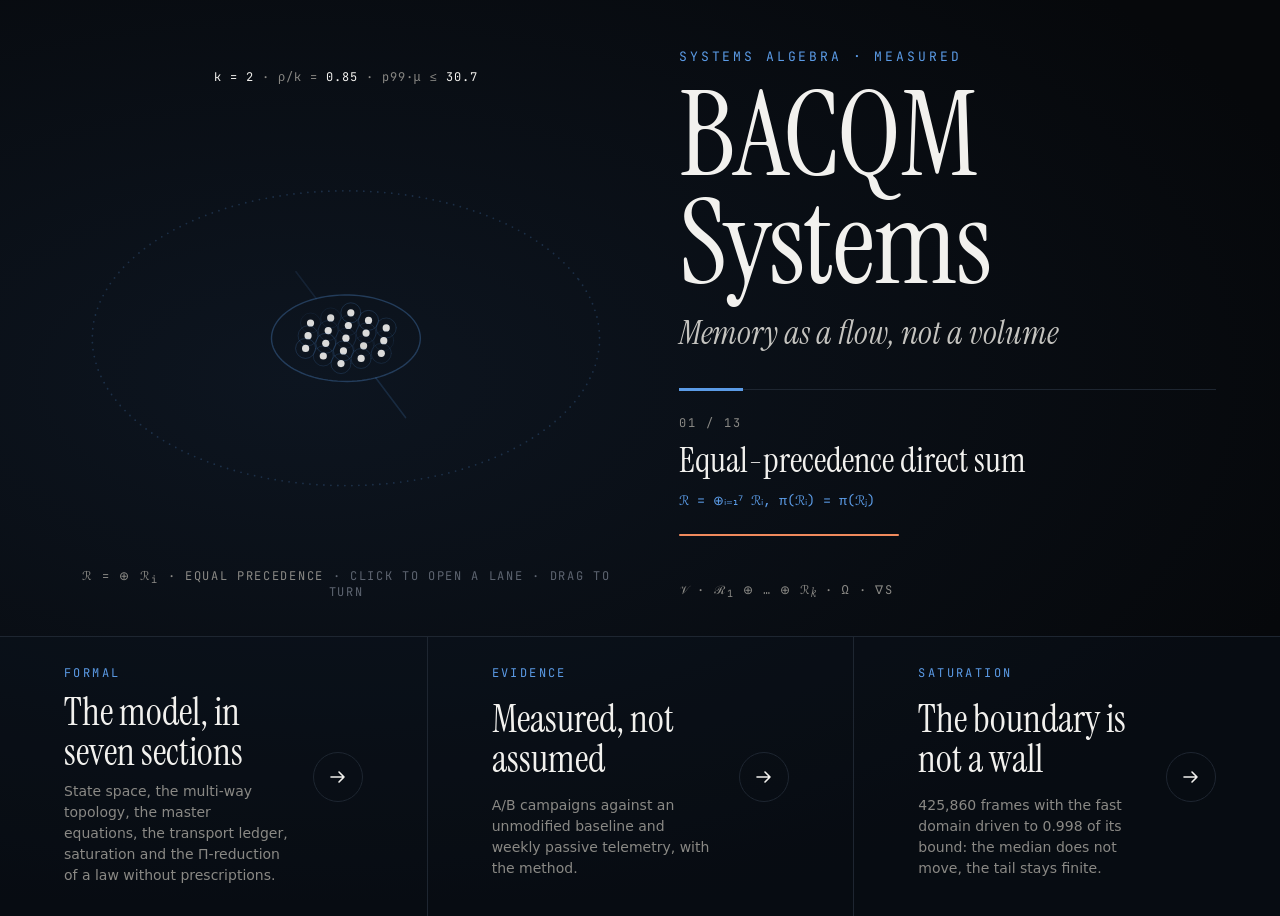
<file: docs/index.html>
<!doctype html>
<html lang="en" data-theme="dark">
<head>
<meta charset="utf-8">
<meta name="viewport" content="width=device-width, initial-scale=1">
<title>BACQM Systems</title>
<meta name="description" content="Scale-invariant memory dynamics: an elastic domain split into equal-precedence collectors, a kernel law without prescriptions of size, an exact transport ledger, and latency bounded at the boundary of the fast domain.">
<meta name="theme-color" content="#06080b">
<link rel="icon" href="media/favicon.svg" type="image/svg+xml">
<meta property="og:type" content="website">
<meta property="og:site_name" content="BACQM Systems">
<meta property="og:title" content="BACQM Systems — scale-invariant memory dynamics">
<meta property="og:description" content="Equal-precedence collectors, a control law with no fixed constants, tail latency bounded by measurement.">
<meta property="og:url" content="https://naype888-cloud.github.io/bacqm-systems/">
<meta property="og:image" content="https://naype888-cloud.github.io/bacqm-systems/media/og.png">
<meta name="twitter:card" content="summary_large_image">
<link rel="preload" href="media/fonts/instrument-serif-latin-400-normal.woff2" as="font" type="font/woff2" crossorigin>
<link rel="stylesheet" href="shared/css/tokens.css">
<link rel="stylesheet" href="shared/css/landing.css?v=20261024">
<script>document.documentElement.classList.add("js")</script>
</head>
<body class="landing">
<main class="stage">
  <section class="hero" aria-labelledby="title">
    <figure class="scene">
      <canvas id="manifold" role="img" aria-label="The fast domain V at the centre; k collectors at equal angles around it; pages leave V in turn, one collector after the next, and drain into the outer dissipative ring."></canvas>
      <p class="readout" id="readout" aria-live="polite"></p>
      <noscript><img class="fallback" src="media/banner.svg" alt=""></noscript>
      <figcaption>ℛ = ⊕ ℛ<sub>i</sub> · equal precedence<span class="hint"> · click to open a lane · drag to turn</span></figcaption>
    </figure>

    <div class="copy">
      <p class="kicker">Systems algebra · measured</p>
      <h1 id="title">BACQM<br>Systems</h1>
      <p class="sub">Memory as a flow, not a volume</p>
      <div class="rule" aria-hidden="true"><span></span></div>

      <ol class="ticker" aria-label="The results">
        <li><a href="formal/#s2"><span class="n">01 / 13</span><span class="name">Equal-precedence direct sum</span><code>ℛ = ⊕ᵢ₌₁⁷ ℛᵢ,  π(ℛᵢ) = π(ℛⱼ)</code></a></li>
        <li><a href="formal/#s2"><span class="n">02 / 13</span><span class="name">Scale invariance</span><code>p99 · μ = ln 100 / (1 − ρ/k)</code></a></li>
        <li><a href="formal/#s6"><span class="n">03 / 13</span><span class="name">Law without prescriptions</span><code>Φ(σ/C_V, ℓᵢ/C_R, ρ/k, P) = 0</code></a></li>
        <li><a href="evidence/#ab"><span class="n">04 / 13</span><span class="name">Tail bound</span><code>p99 · p999 · max: −90 % … −99 %</code></a></li>
        <li><a href="evidence/#ab"><span class="n">05 / 13</span><span class="name">Declared trade-off</span><code>p50: +10.5 % … +13.8 %</code></a></li>
        <li><a href="formal/#s1"><span class="n">06 / 13</span><span class="name">Boundary of the fast domain</span><code>‖σ(t)‖ / C_V ≥ 0.9975</code></a></li>
        <li><a href="evidence/#saturation"><span class="n">07 / 13</span><span class="name">Saturation without divergence</span><code>s ≥ 0.98:  q50 = 1.01 T₀,  q99 = 3.55 T₀</code></a></li>
        <li><a href="formal/#s3"><span class="n">08 / 13</span><span class="name">Asymmetric decoupling</span><code>𝔼[load_host | duty ≥ 0.9] = 0.20</code></a></li>
        <li><a href="evidence/#ledger"><span class="n">09 / 13</span><span class="name">Exact ledger</span><code>R = N + F,   Δ = F↑ = 4 / 1,260</code></a></li>
        <li><a href="formal/#s3"><span class="n">10 / 13</span><span class="name">Closed-loop dissipation</span><code>∂ₜE = P_in − ∇·J_S</code></a></li>
        <li><a href="evidence/#passive"><span class="n">11 / 13</span><span class="name">Non-invasive observation</span><code>2,582 passive samples</code></a></li>
        <li><a href="formal/#s3"><span class="n">12 / 13</span><span class="name">Uncertainty-bounded control</span><code>non-commutative lower bound</code></a></li>
        <li><a href="evidence/#extreme"><span class="n">13 / 13</span><span class="name">Extreme allocation invariance</span><code>p50 ∈ [1, 12] µs @ load = 9.25,  p_swpout → 0</code></a></li>
      </ol>
      <div class="progress" aria-hidden="true"><span></span></div>

      <p class="spaces">𝒱 · ℛ<sub>1</sub> ⊕ … ⊕ ℛ<sub><span class="v">k</span></sub> · Ω · ∇S</p>
    </div>
  </section>

  <nav class="doors" aria-label="Choose a version">
    <a class="door" href="formal/">
      <span class="k">Formal</span>
      <span class="t">The model, in seven sections</span>
      <span class="d">State space, the multi-way topology, the master equations, the transport ledger, saturation and the Π-reduction of a law without prescriptions.</span>
      <span class="go" aria-hidden="true"></span>
    </a>
    <a class="door" href="evidence/">
      <span class="k">Evidence</span>
      <span class="t">Measured, not assumed</span>
      <span class="d">A/B campaigns against an unmodified baseline and weekly passive telemetry, with the method.</span>
      <span class="go" aria-hidden="true"></span>
    </a>
    <a class="door" href="evidence/#saturation">
      <span class="k">Saturation</span>
      <span class="t">The boundary is not a wall</span>
      <span class="d">425,860 frames with the fast domain driven to 0.998 of its bound: the median does not move, the tail stays finite.</span>
      <span class="go" aria-hidden="true"></span>
    </a>
  </nav>
</main>
<script src="shared/js/manifold.js?v=20261024" defer></script>
</body>
</html>
</file>
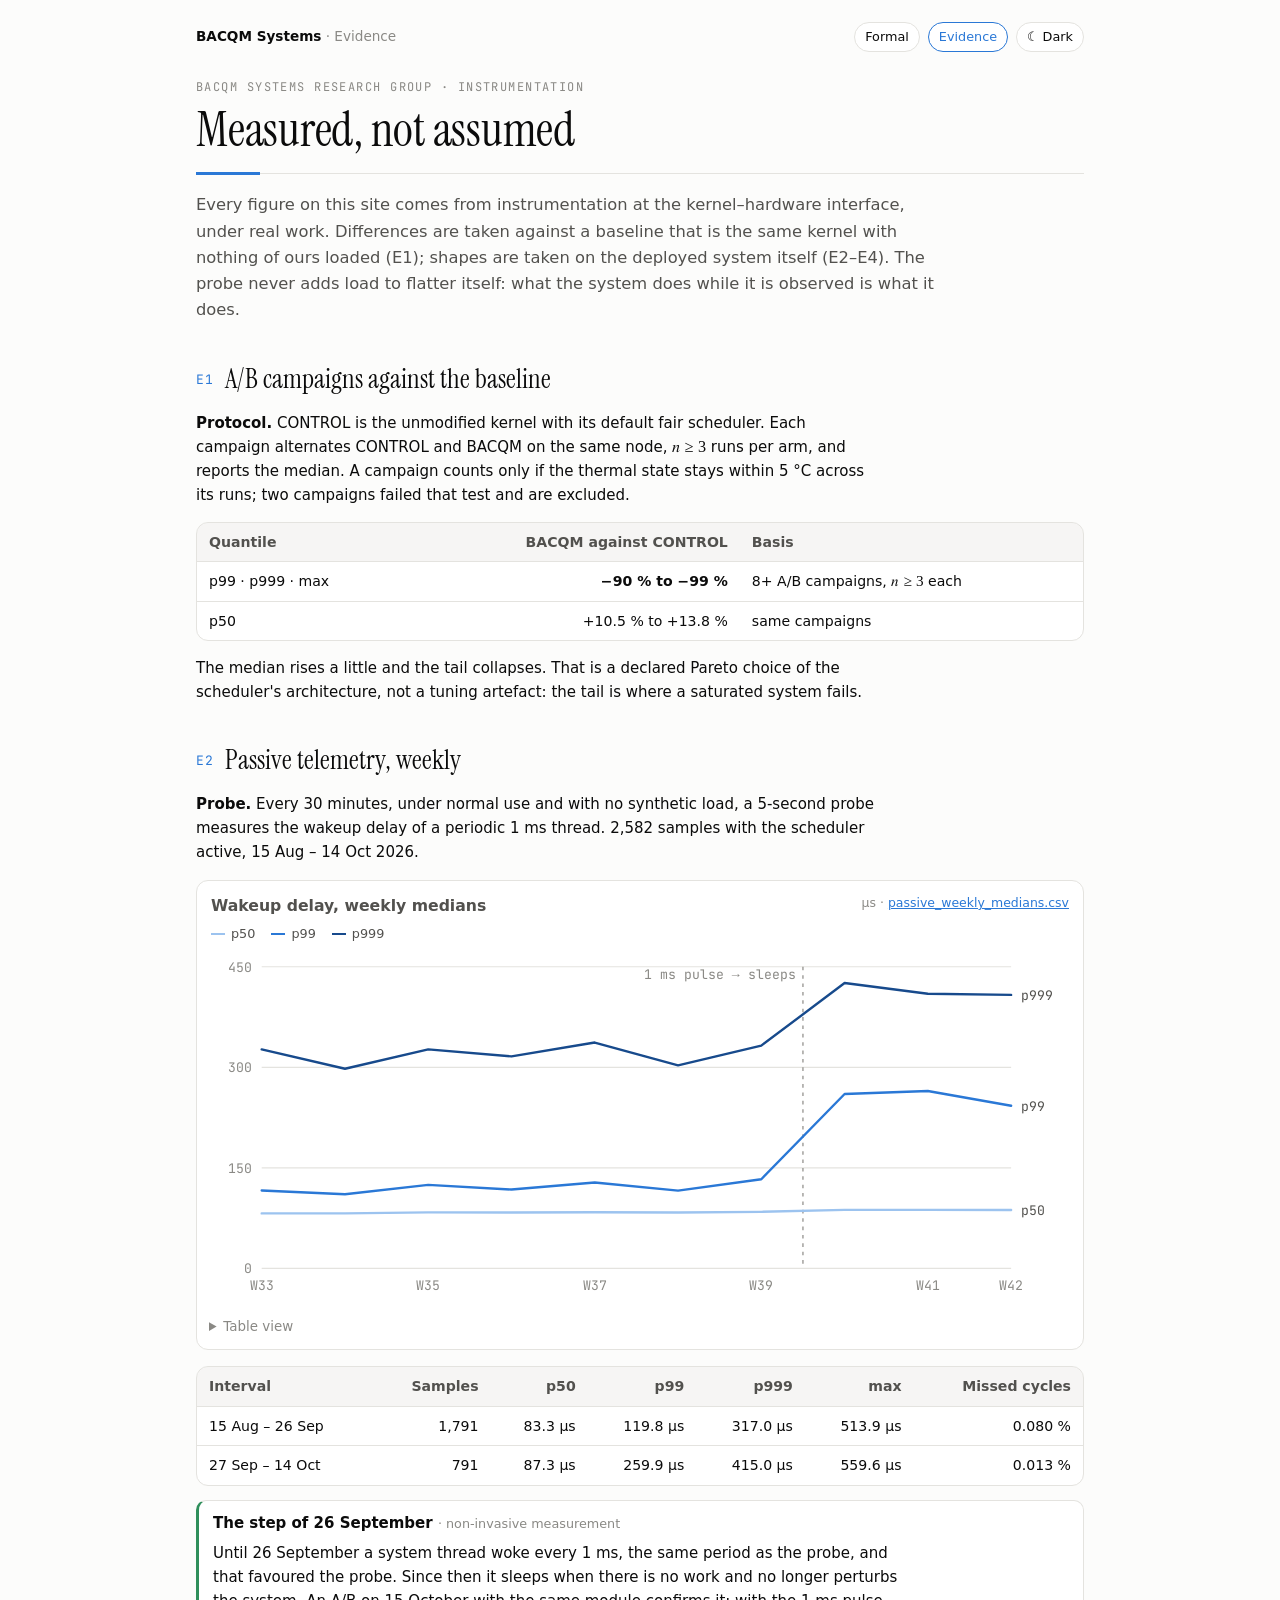
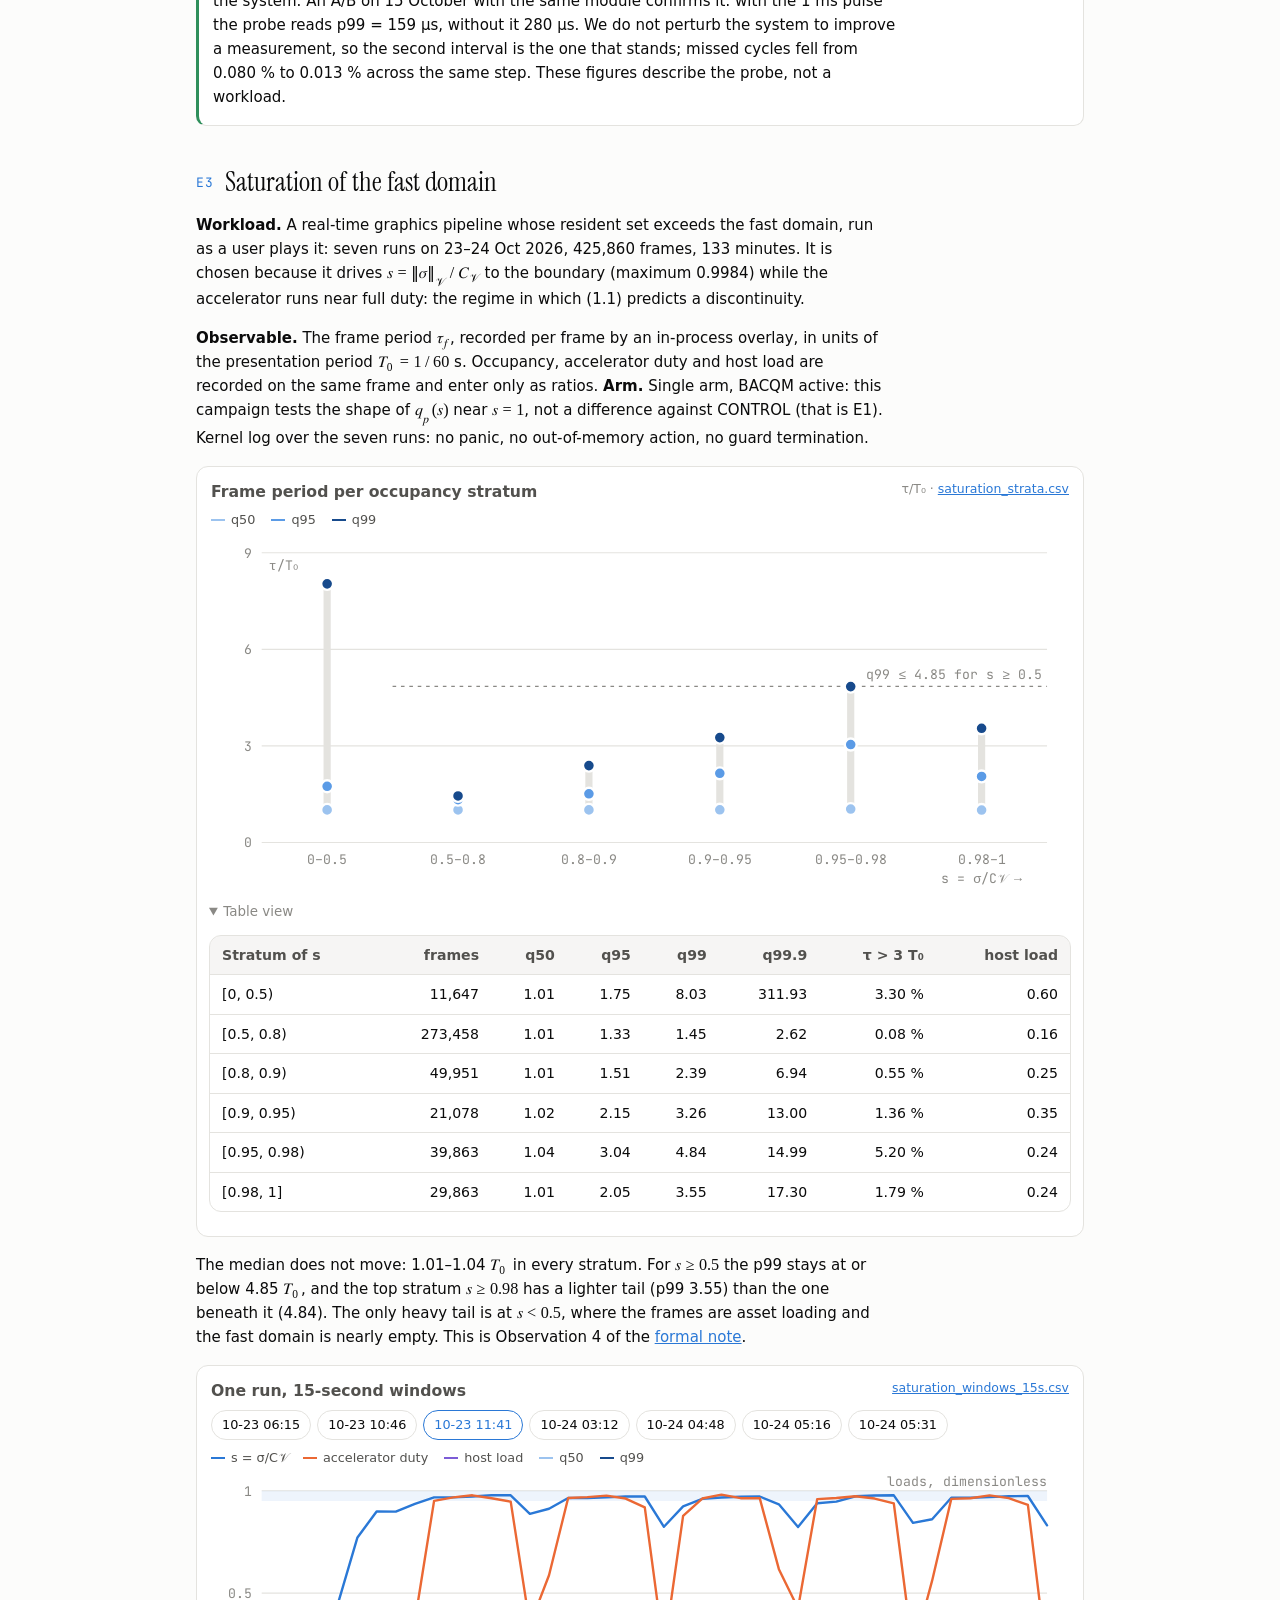
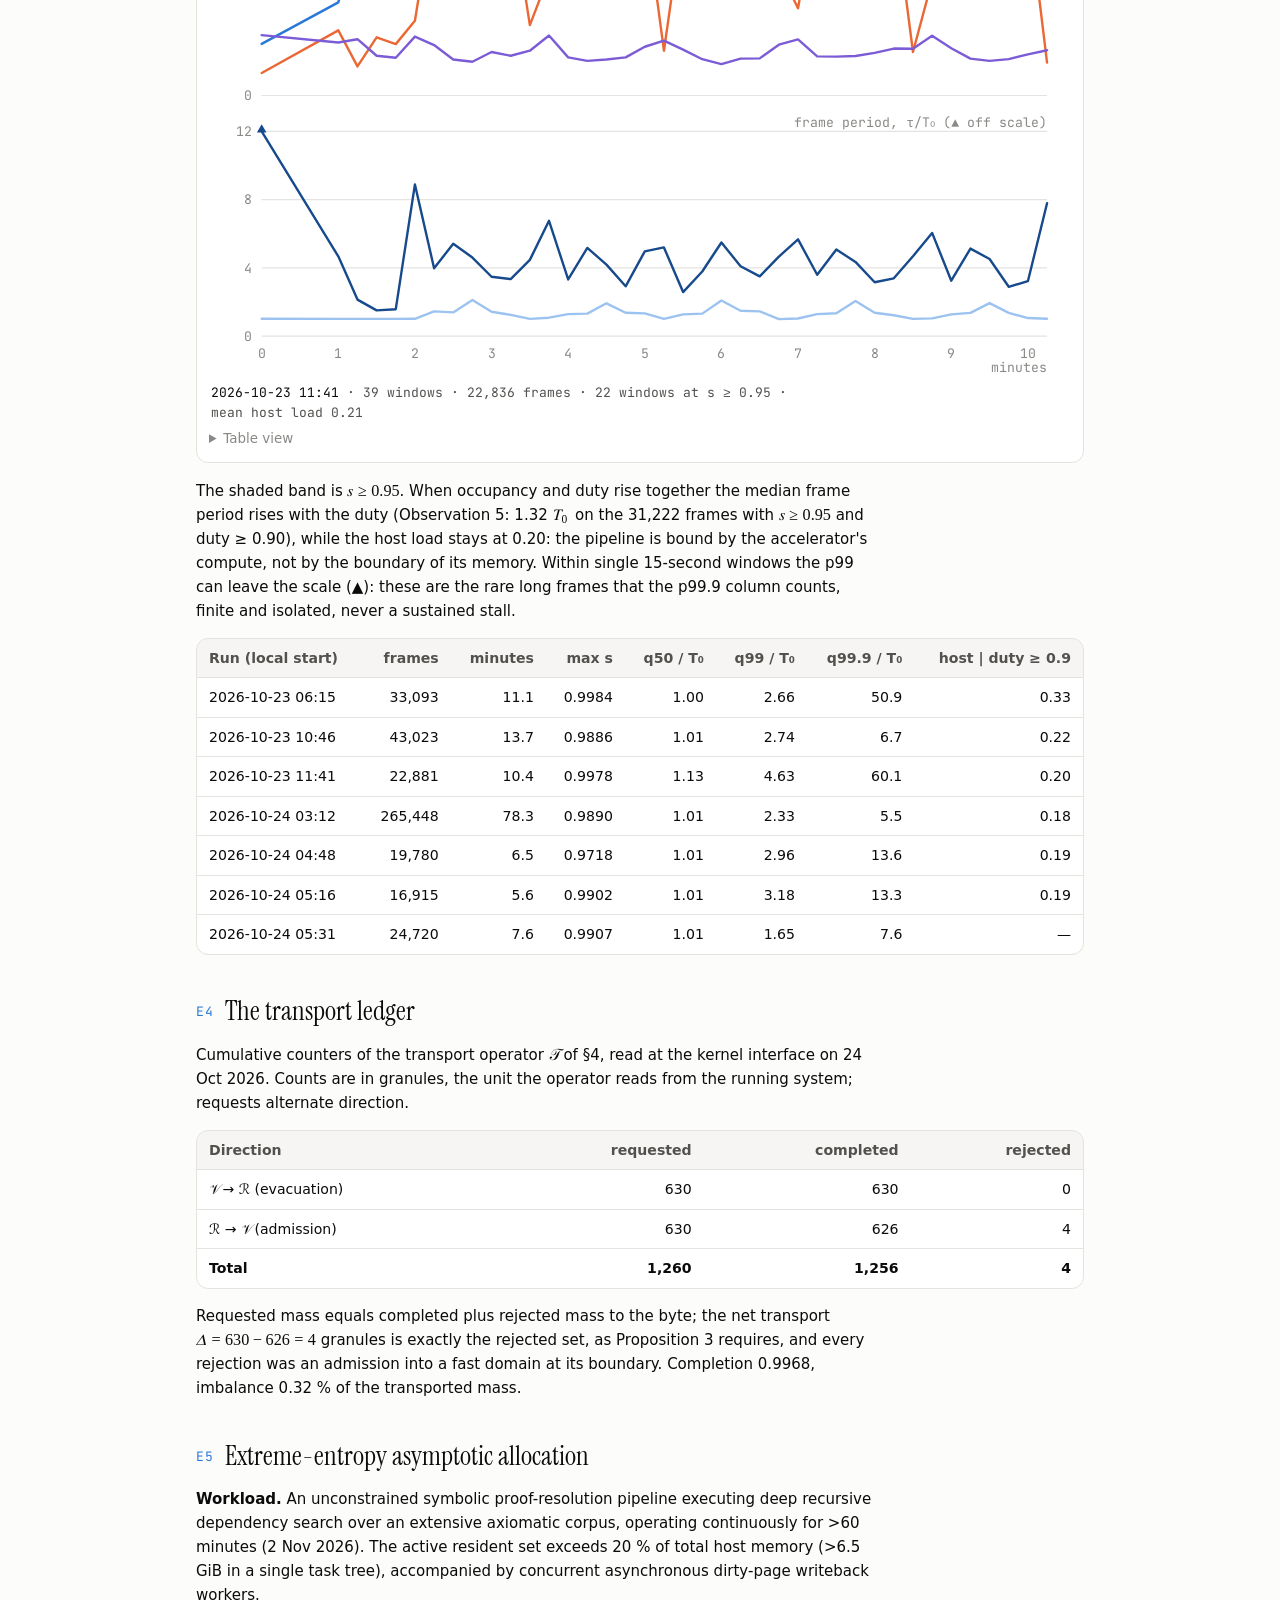
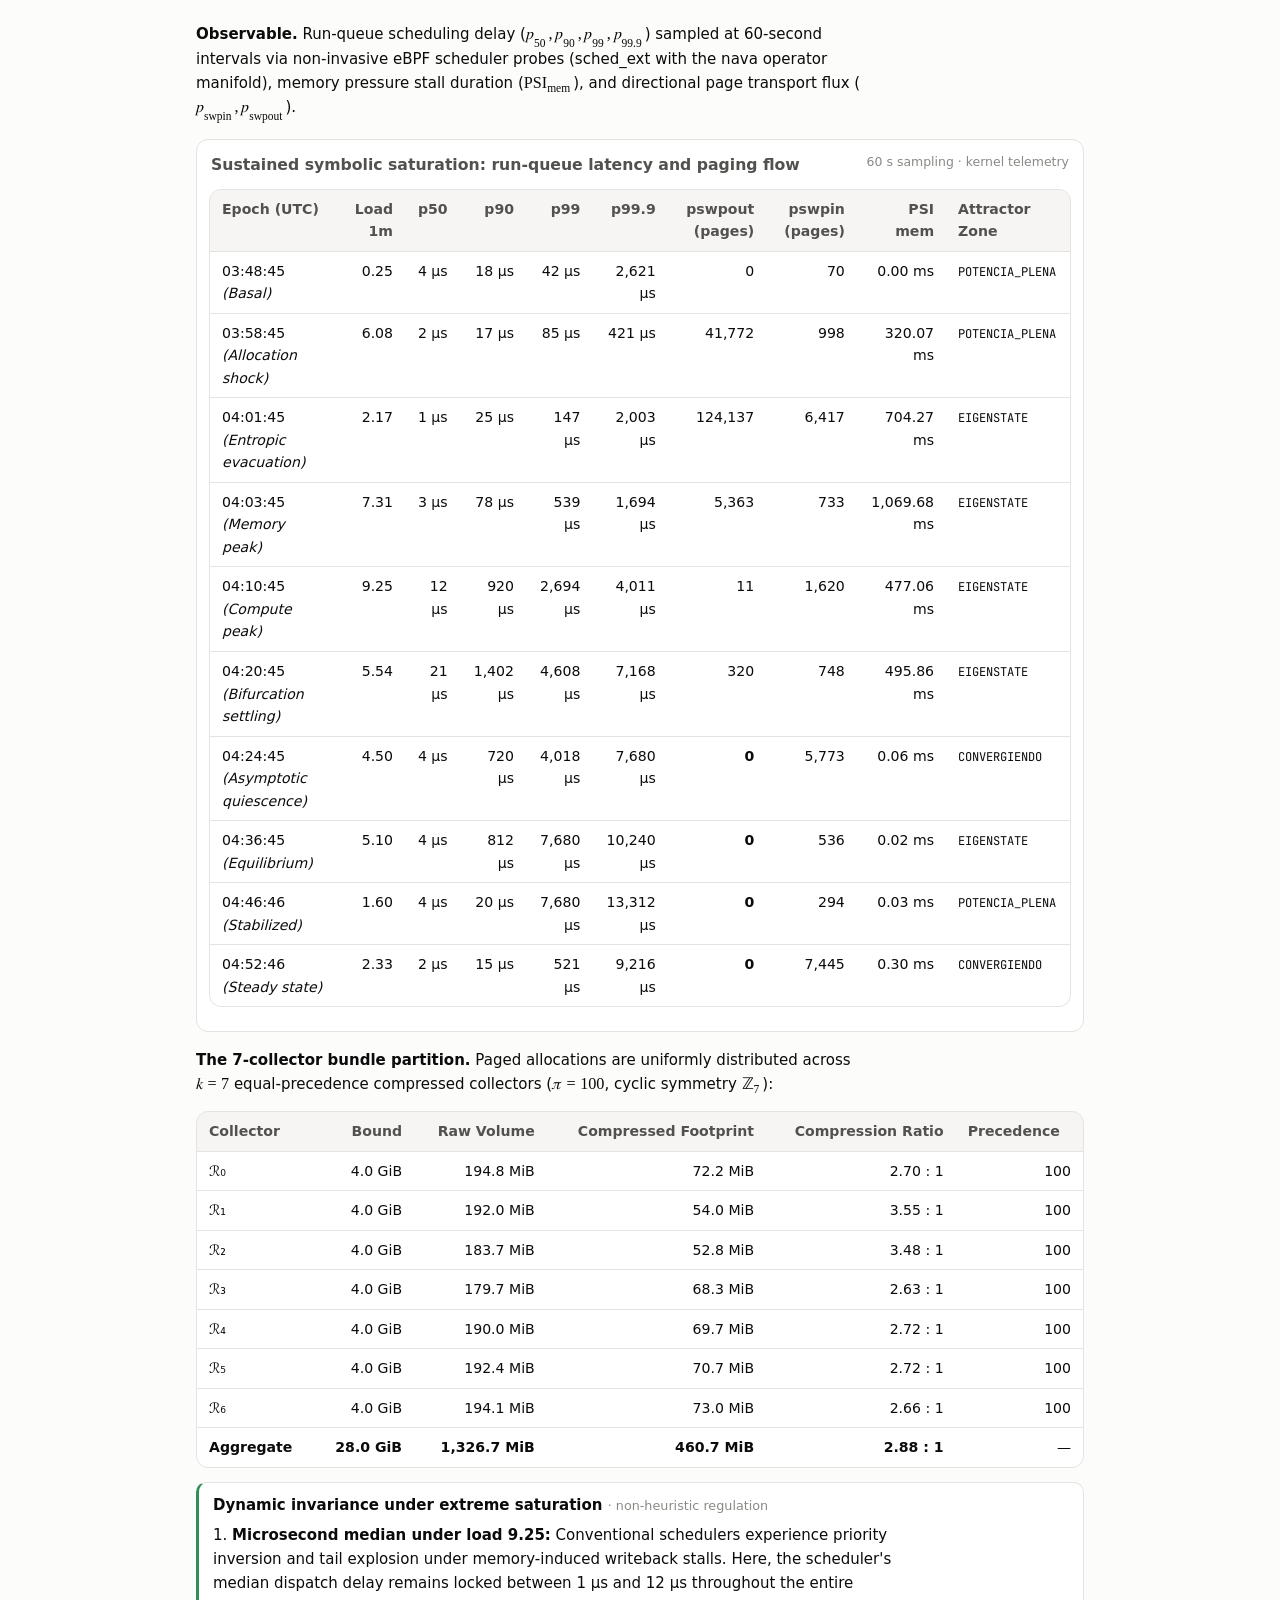
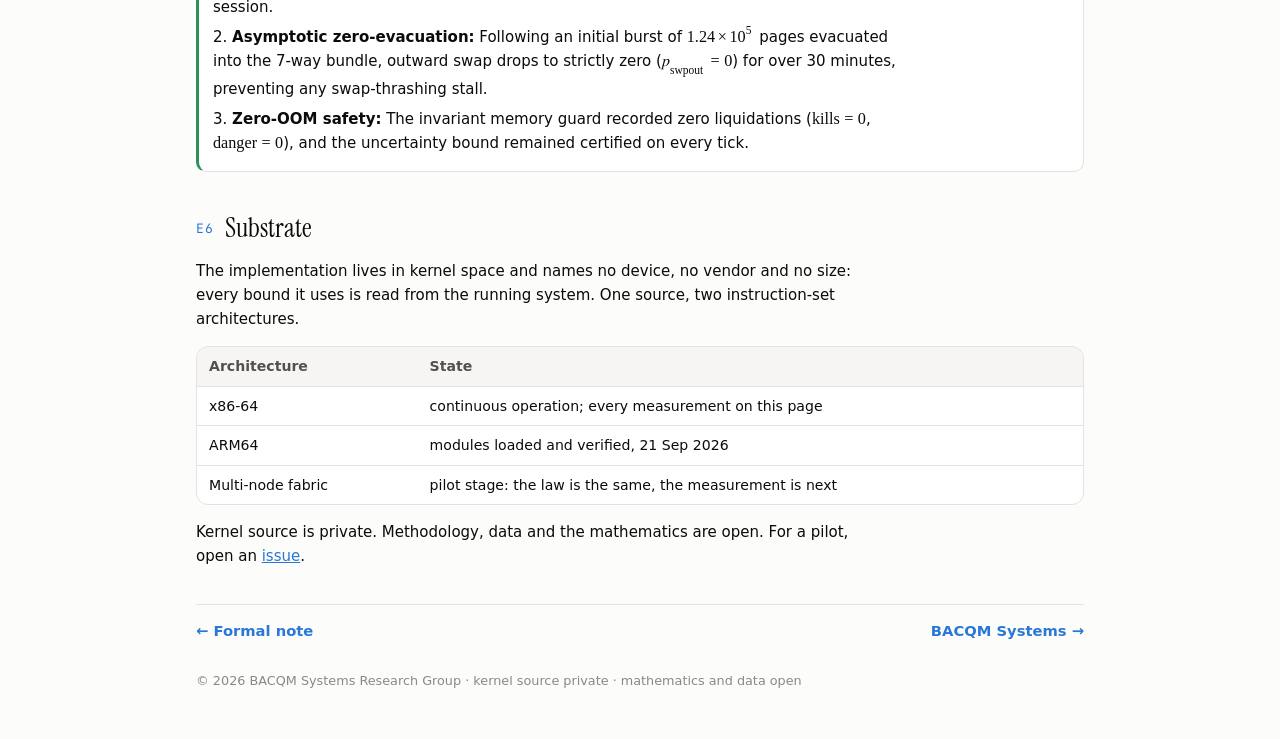
<file: docs/evidence/index.html>
<!doctype html>
<html lang="en">
<head>
<meta charset="utf-8">
<meta name="viewport" content="width=device-width, initial-scale=1">
<title>Evidence — BACQM Systems</title>
<meta name="description" content="A/B campaigns against an unmodified baseline, weekly passive telemetry, saturation of the fast domain over 425,860 frames and the transport ledger, with the method.">
<link rel="icon" href="../media/favicon.svg" type="image/svg+xml">
<meta property="og:type" content="article">
<meta property="og:site_name" content="BACQM Systems">
<meta property="og:title" content="Evidence — measured, not assumed">
<meta property="og:description" content="A/B campaigns against an unmodified baseline and weekly passive telemetry, with the method.">
<meta property="og:url" content="https://naype888-cloud.github.io/bacqm-systems/evidence/">
<meta property="og:image" content="https://naype888-cloud.github.io/bacqm-systems/media/og.png">
<script src="../shared/js/theme.js?v=20261024" data-toggle></script>
<link rel="stylesheet" href="../shared/css/page.css?v=20261024">
</head>
<body>
<main>
  <nav class="navbar" aria-label="Site">
    <a class="brand" href="../">BACQM Systems<span class="sect"> · Evidence</span></a>
    <a class="pill" href="../formal/">Formal</a>
    <a class="pill" href="./" aria-current="page">Evidence</a>
    <button class="pill" id="theme" type="button">☀ Light</button>
  </nav>

  <p class="series">BACQM Systems Research Group · Instrumentation</p>
  <h1>Measured, not assumed</h1>
  <div class="rule" aria-hidden="true"></div>
  <p class="lead">Every figure on this site comes from instrumentation at the kernel–hardware interface, under real
  work. Differences are taken against a baseline that is the same kernel with nothing of ours loaded (E1); shapes are taken
  on the deployed system itself (E2–E4). The probe never adds load to flatter
  itself: what the system does while it is observed is what it does.</p>

  <!-- ===================================================================== -->
  <h2 id="ab"><span class="no">E1</span>A/B campaigns against the baseline</h2>
  <p><b>Protocol.</b> CONTROL is the unmodified kernel with its default fair scheduler. Each campaign alternates
  CONTROL and BACQM on the same node, <math><mi>n</mi><mo>≥</mo><mn>3</mn></math> runs per arm, and reports the median. A campaign counts only if the
  thermal state stays within 5 °C across its runs; two campaigns failed that test and are excluded.</p>
  <div class="tw">
    <table>
      <thead><tr><th>Quantile</th><th class="num">BACQM against CONTROL</th><th>Basis</th></tr></thead>
      <tbody>
        <tr><td>p99 · p999 · max</td><td class="num"><b>−90 % to −99 %</b></td><td>8+ A/B campaigns, <math><mi>n</mi><mo>≥</mo><mn>3</mn></math> each</td></tr>
        <tr><td>p50</td><td class="num">+10.5 % to +13.8 %</td><td>same campaigns</td></tr>
      </tbody>
    </table>
  </div>
  <p>The median rises a little and the tail collapses. That is a declared Pareto choice of the scheduler's
  architecture, not a tuning artefact: the tail is where a saturated system fails.</p>

  <!-- ===================================================================== -->
  <h2 id="passive"><span class="no">E2</span>Passive telemetry, weekly</h2>
  <p><b>Probe.</b> Every 30 minutes, under normal use and with no synthetic load, a 5-second probe measures the wakeup
  delay of a periodic 1 ms thread. 2,582 samples with the scheduler active, 15 Aug – 14 Oct 2026.</p>

  <div class="card">
    <div class="head"><h3>Wakeup delay, weekly medians</h3><span class="src">µs · <a href="https://github.com/naype888-cloud/bacqm-systems/blob/main/data/passive_weekly_medians.csv">passive_weekly_medians.csv</a></span></div>
    <div class="legend"><span><i style="background:var(--s1)"></i>p50</span><span><i style="background:var(--s3)"></i>p99</span><span><i style="background:var(--s4)"></i>p999</span></div>
    <div class="chart" id="passiveChart"></div>
    <details class="data"><summary>Table view</summary>
      <div class="tw"><table id="passiveTable">
        <thead><tr><th>ISO week</th><th class="num">samples</th><th class="num">p50</th><th class="num">p99</th><th class="num">p999</th><th class="num">max</th><th class="num">missed</th></tr></thead>
        <tbody></tbody></table></div>
    </details>
  </div>

  <div class="tw">
    <table>
      <thead><tr><th>Interval</th><th class="num">Samples</th><th class="num">p50</th><th class="num">p99</th><th class="num">p999</th><th class="num">max</th><th class="num">Missed cycles</th></tr></thead>
      <tbody>
        <tr><td>15 Aug – 26 Sep</td><td class="num">1,791</td><td class="num">83.3 µs</td><td class="num">119.8 µs</td><td class="num">317.0 µs</td><td class="num">513.9 µs</td><td class="num">0.080 %</td></tr>
        <tr><td>27 Sep – 14 Oct</td><td class="num">791</td><td class="num">87.3 µs</td><td class="num">259.9 µs</td><td class="num">415.0 µs</td><td class="num">559.6 µs</td><td class="num">0.013 %</td></tr>
      </tbody>
    </table>
  </div>

  <div class="prop">
    <div class="h">The step of 26 September <span>· non-invasive measurement</span></div>
    <p>Until 26 September a system thread woke every 1 ms, the same period as the probe, and that favoured the probe.
    Since then it sleeps when there is no work and no longer perturbs the system. An A/B on 15 October with the same
    module confirms it: with the 1 ms pulse the probe reads p99 = 159 µs, without it 280 µs. We do not perturb the
    system to improve a measurement, so the second interval is the one that stands; missed cycles fell from 0.080 %
    to 0.013 % across the same step. These figures describe the probe, not a workload.</p>
  </div>

  <!-- ===================================================================== -->
  <h2 id="saturation"><span class="no">E3</span>Saturation of the fast domain</h2>
  <p><b>Workload.</b> A real-time graphics pipeline whose resident set exceeds the fast domain, run as a user plays it: seven
  runs on 23–24 Oct 2026, 425,860 frames, 133 minutes. It is chosen because it drives
  <math><mi>s</mi><mo>=</mo><msub><mrow><mo>‖</mo><mi>σ</mi><mo>‖</mo></mrow><mi>𝒱</mi></msub><mo>/</mo><msub><mi>C</mi><mi>𝒱</mi></msub></math> to the boundary
  (maximum 0.9984) while the accelerator runs near full duty: the regime in which (1.1) predicts a discontinuity.</p>
  <p><b>Observable.</b> The frame period <math><msub><mi>τ</mi><mi>f</mi></msub></math>, recorded per frame by an in-process overlay, in units of the
  presentation period <math><msub><mi>T</mi><mn>0</mn></msub><mo>=</mo><mn>1</mn><mo>/</mo><mn>60</mn></math> s. Occupancy, accelerator duty and host load are recorded on the
  same frame and enter only as ratios. <b>Arm.</b> Single arm, BACQM active: this campaign tests the shape of
  <math><msub><mi>q</mi><mi>p</mi></msub><mo>(</mo><mi>s</mi><mo>)</mo></math> near <math><mi>s</mi><mo>=</mo><mn>1</mn></math>, not a difference against CONTROL (that is E1).
  Kernel log over the seven runs: no panic, no out-of-memory action, no guard termination.</p>

  <div class="card">
    <div class="head"><h3>Frame period per occupancy stratum</h3><span class="src">τ/T₀ · <a href="https://github.com/naype888-cloud/bacqm-systems/blob/main/data/saturation_strata.csv">saturation_strata.csv</a></span></div>
    <div class="legend"><span><i style="background:var(--s1)"></i>q50</span><span><i style="background:var(--s2)"></i>q95</span><span><i style="background:var(--s4)"></i>q99</span></div>
    <div class="chart" id="strataChart"></div>
    <details class="data" open><summary>Table view</summary>
      <div class="tw"><table id="strataTable">
        <thead><tr><th>Stratum of s</th><th class="num">frames</th><th class="num">q50</th><th class="num">q95</th><th class="num">q99</th><th class="num">q99.9</th><th class="num">τ &gt; 3 T₀</th><th class="num">host load</th></tr></thead>
        <tbody></tbody></table></div>
    </details>
  </div>
  <p>The median does not move: 1.01–1.04 <math><msub><mi>T</mi><mn>0</mn></msub></math> in every stratum. For
  <math><mi>s</mi><mo>≥</mo><mn>0.5</mn></math> the p99 stays at or below 4.85 <math><msub><mi>T</mi><mn>0</mn></msub></math>, and the top stratum
  <math><mi>s</mi><mo>≥</mo><mn>0.98</mn></math> has a lighter tail (p99 3.55) than the one beneath it (4.84). The only heavy tail is at
  <math><mi>s</mi><mo>&lt;</mo><mn>0.5</mn></math>, where the frames are asset loading and the fast domain is nearly empty. This is Observation 4 of the
  <a href="../formal/#s5">formal note</a>.</p>

  <div class="card">
    <div class="head"><h3>One run, 15-second windows</h3><span class="src"><a href="https://github.com/naype888-cloud/bacqm-systems/blob/main/data/saturation_windows_15s.csv">saturation_windows_15s.csv</a></span></div>
    <div class="runpick" id="runPick" role="group" aria-label="Choose a run"></div>
    <div class="legend"><span><i style="background:var(--c1)"></i>s = σ/C𝒱</span><span><i style="background:var(--c2)"></i>accelerator duty</span><span><i style="background:var(--c3)"></i>host load</span><span><i style="background:var(--s1)"></i>q50</span><span><i style="background:var(--s4)"></i>q99</span></div>
    <div class="chart" id="runChart"></div>
    <p class="readout" id="runOut" aria-live="polite"></p>
    <details class="data"><summary>Table view</summary>
      <div class="tw"><table id="runTable">
        <thead><tr><th class="num">t (min)</th><th class="num">frames</th><th class="num">s</th><th class="num">duty</th><th class="num">host</th><th class="num">q50 / T₀</th><th class="num">q99 / T₀</th></tr></thead>
        <tbody></tbody></table></div>
    </details>
  </div>
  <p>The shaded band is <math><mi>s</mi><mo>≥</mo><mn>0.95</mn></math>. When occupancy and duty rise together the median frame period rises with the duty
  (Observation 5: 1.32 <math><msub><mi>T</mi><mn>0</mn></msub></math> on the 31,222 frames with <math><mi>s</mi><mo>≥</mo><mn>0.95</mn></math> and duty ≥ 0.90), while the host
  load stays at 0.20: the pipeline is bound by the accelerator's compute, not by the boundary of its memory. Within single
  15-second windows the p99 can leave the scale (▲): these are the rare long frames that the p99.9 column counts, finite and
  isolated, never a sustained stall.</p>

  <div class="tw">
    <table id="sessionTable">
      <thead><tr><th>Run (local start)</th><th class="num">frames</th><th class="num">minutes</th><th class="num">max s</th><th class="num">q50 / T₀</th><th class="num">q99 / T₀</th><th class="num">q99.9 / T₀</th><th class="num">host | duty ≥ 0.9</th></tr></thead>
      <tbody></tbody>
    </table>
  </div>

  <!-- ===================================================================== -->
  <h2 id="ledger"><span class="no">E4</span>The transport ledger</h2>
  <p>Cumulative counters of the transport operator <math><mi>𝒯</mi></math> of §4, read at the kernel interface on 24 Oct 2026. Counts are in
  granules, the unit the operator reads from the running system; requests alternate direction.</p>
  <div class="tw">
    <table>
      <thead><tr><th>Direction</th><th class="num">requested</th><th class="num">completed</th><th class="num">rejected</th></tr></thead>
      <tbody>
        <tr><td>𝒱 → ℛ (evacuation)</td><td class="num">630</td><td class="num">630</td><td class="num">0</td></tr>
        <tr><td>ℛ → 𝒱 (admission)</td><td class="num">630</td><td class="num">626</td><td class="num">4</td></tr>
        <tr><td><b>Total</b></td><td class="num"><b>1,260</b></td><td class="num"><b>1,256</b></td><td class="num"><b>4</b></td></tr>
      </tbody>
    </table>
  </div>
  <p>Requested mass equals completed plus rejected mass to the byte; the net transport
  <math><mi>Δ</mi><mo>=</mo><mn>630</mn><mo>−</mo><mn>626</mn><mo>=</mo><mn>4</mn></math> granules is exactly the rejected set, as Proposition 3 requires, and every rejection
  was an admission into a fast domain at its boundary. Completion 0.9968, imbalance 0.32 % of the transported mass.</p>

  <!-- ===================================================================== -->
  <h2 id="extreme"><span class="no">E5</span>Extreme-entropy asymptotic allocation</h2>
  <p><b>Workload.</b> An unconstrained symbolic proof-resolution pipeline executing deep recursive dependency search over an extensive axiomatic corpus, operating continuously for &gt;60 minutes (2 Nov 2026). The active resident set exceeds 20 % of total host memory (&gt;6.5 GiB in a single task tree), accompanied by concurrent asynchronous dirty-page writeback workers.</p>
  <p><b>Observable.</b> Run-queue scheduling delay (<math><msub><mi>p</mi><mn>50</mn></msub><mo>,</mo><msub><mi>p</mi><mn>90</mn></msub><mo>,</mo><msub><mi>p</mi><mn>99</mn></msub><mo>,</mo><msub><mi>p</mi><mn>99.9</mn></msub></math>) sampled at 60-second intervals via non-invasive eBPF scheduler probes (<span class="mono">sched_ext</span> with the nava operator manifold), memory pressure stall duration (<math><msub><mtext>PSI</mtext><mtext>mem</mtext></msub></math>), and directional page transport flux (<math><msub><mi>p</mi><mtext>swpin</mtext></msub><mo>,</mo><msub><mi>p</mi><mtext>swpout</mtext></msub></math>).</p>

  <div class="card">
    <div class="head"><h3>Sustained symbolic saturation: run-queue latency and paging flow</h3><span class="src">60 s sampling · kernel telemetry</span></div>
    <div class="tw">
      <table>
        <thead>
          <tr>
            <th>Epoch (UTC)</th>
            <th class="num">Load 1m</th>
            <th class="num">p50</th>
            <th class="num">p90</th>
            <th class="num">p99</th>
            <th class="num">p99.9</th>
            <th class="num">pswpout (pages)</th>
            <th class="num">pswpin (pages)</th>
            <th class="num">PSI mem</th>
            <th>Attractor Zone</th>
          </tr>
        </thead>
        <tbody>
          <tr>
            <td>03:48:45 <i>(Basal)</i></td>
            <td class="num">0.25</td>
            <td class="num">4 µs</td>
            <td class="num">18 µs</td>
            <td class="num">42 µs</td>
            <td class="num">2,621 µs</td>
            <td class="num">0</td>
            <td class="num">70</td>
            <td class="num">0.00 ms</td>
            <td><code>POTENCIA_PLENA</code></td>
          </tr>
          <tr>
            <td>03:58:45 <i>(Allocation shock)</i></td>
            <td class="num">6.08</td>
            <td class="num">2 µs</td>
            <td class="num">17 µs</td>
            <td class="num">85 µs</td>
            <td class="num">421 µs</td>
            <td class="num">41,772</td>
            <td class="num">998</td>
            <td class="num">320.07 ms</td>
            <td><code>POTENCIA_PLENA</code></td>
          </tr>
          <tr>
            <td>04:01:45 <i>(Entropic evacuation)</i></td>
            <td class="num">2.17</td>
            <td class="num">1 µs</td>
            <td class="num">25 µs</td>
            <td class="num">147 µs</td>
            <td class="num">2,003 µs</td>
            <td class="num">124,137</td>
            <td class="num">6,417</td>
            <td class="num">704.27 ms</td>
            <td><code>EIGENSTATE</code></td>
          </tr>
          <tr>
            <td>04:03:45 <i>(Memory peak)</i></td>
            <td class="num">7.31</td>
            <td class="num">3 µs</td>
            <td class="num">78 µs</td>
            <td class="num">539 µs</td>
            <td class="num">1,694 µs</td>
            <td class="num">5,363</td>
            <td class="num">733</td>
            <td class="num">1,069.68 ms</td>
            <td><code>EIGENSTATE</code></td>
          </tr>
          <tr>
            <td>04:10:45 <i>(Compute peak)</i></td>
            <td class="num">9.25</td>
            <td class="num">12 µs</td>
            <td class="num">920 µs</td>
            <td class="num">2,694 µs</td>
            <td class="num">4,011 µs</td>
            <td class="num">11</td>
            <td class="num">1,620</td>
            <td class="num">477.06 ms</td>
            <td><code>EIGENSTATE</code></td>
          </tr>
          <tr>
            <td>04:20:45 <i>(Bifurcation settling)</i></td>
            <td class="num">5.54</td>
            <td class="num">21 µs</td>
            <td class="num">1,402 µs</td>
            <td class="num">4,608 µs</td>
            <td class="num">7,168 µs</td>
            <td class="num">320</td>
            <td class="num">748</td>
            <td class="num">495.86 ms</td>
            <td><code>EIGENSTATE</code></td>
          </tr>
          <tr>
            <td>04:24:45 <i>(Asymptotic quiescence)</i></td>
            <td class="num">4.50</td>
            <td class="num">4 µs</td>
            <td class="num">720 µs</td>
            <td class="num">4,018 µs</td>
            <td class="num">7,680 µs</td>
            <td class="num"><b>0</b></td>
            <td class="num">5,773</td>
            <td class="num">0.06 ms</td>
            <td><code>CONVERGIENDO</code></td>
          </tr>
          <tr>
            <td>04:36:45 <i>(Equilibrium)</i></td>
            <td class="num">5.10</td>
            <td class="num">4 µs</td>
            <td class="num">812 µs</td>
            <td class="num">7,680 µs</td>
            <td class="num">10,240 µs</td>
            <td class="num"><b>0</b></td>
            <td class="num">536</td>
            <td class="num">0.02 ms</td>
            <td><code>EIGENSTATE</code></td>
          </tr>
          <tr>
            <td>04:46:46 <i>(Stabilized)</i></td>
            <td class="num">1.60</td>
            <td class="num">4 µs</td>
            <td class="num">20 µs</td>
            <td class="num">7,680 µs</td>
            <td class="num">13,312 µs</td>
            <td class="num"><b>0</b></td>
            <td class="num">294</td>
            <td class="num">0.03 ms</td>
            <td><code>POTENCIA_PLENA</code></td>
          </tr>
          <tr>
            <td>04:52:46 <i>(Steady state)</i></td>
            <td class="num">2.33</td>
            <td class="num">2 µs</td>
            <td class="num">15 µs</td>
            <td class="num">521 µs</td>
            <td class="num">9,216 µs</td>
            <td class="num"><b>0</b></td>
            <td class="num">7,445</td>
            <td class="num">0.30 ms</td>
            <td><code>CONVERGIENDO</code></td>
          </tr>
        </tbody>
      </table>
    </div>
  </div>

  <p><b>The 7-collector bundle partition.</b> Paged allocations are uniformly distributed across <math><mi>k</mi><mo>=</mo><mn>7</mn></math> equal-precedence compressed collectors (<math><mi>π</mi><mo>=</mo><mn>100</mn></math>, cyclic symmetry <math><msub><mi>ℤ</mi><mn>7</mn></msub></math>):</p>
  <div class="tw">
    <table>
      <thead>
        <tr>
          <th>Collector</th>
          <th class="num">Bound</th>
          <th class="num">Raw Volume</th>
          <th class="num">Compressed Footprint</th>
          <th class="num">Compression Ratio</th>
          <th>Precedence</th>
        </tr>
      </thead>
      <tbody>
        <tr><td>ℛ₀</td><td class="num">4.0 GiB</td><td class="num">194.8 MiB</td><td class="num">72.2 MiB</td><td class="num">2.70 : 1</td><td class="num">100</td></tr>
        <tr><td>ℛ₁</td><td class="num">4.0 GiB</td><td class="num">192.0 MiB</td><td class="num">54.0 MiB</td><td class="num">3.55 : 1</td><td class="num">100</td></tr>
        <tr><td>ℛ₂</td><td class="num">4.0 GiB</td><td class="num">183.7 MiB</td><td class="num">52.8 MiB</td><td class="num">3.48 : 1</td><td class="num">100</td></tr>
        <tr><td>ℛ₃</td><td class="num">4.0 GiB</td><td class="num">179.7 MiB</td><td class="num">68.3 MiB</td><td class="num">2.63 : 1</td><td class="num">100</td></tr>
        <tr><td>ℛ₄</td><td class="num">4.0 GiB</td><td class="num">190.0 MiB</td><td class="num">69.7 MiB</td><td class="num">2.72 : 1</td><td class="num">100</td></tr>
        <tr><td>ℛ₅</td><td class="num">4.0 GiB</td><td class="num">192.4 MiB</td><td class="num">70.7 MiB</td><td class="num">2.72 : 1</td><td class="num">100</td></tr>
        <tr><td>ℛ₆</td><td class="num">4.0 GiB</td><td class="num">194.1 MiB</td><td class="num">73.0 MiB</td><td class="num">2.66 : 1</td><td class="num">100</td></tr>
        <tr><td><b>Aggregate</b></td><td class="num"><b>28.0 GiB</b></td><td class="num"><b>1,326.7 MiB</b></td><td class="num"><b>460.7 MiB</b></td><td class="num"><b>2.88 : 1</b></td><td class="num">—</td></tr>
      </tbody>
    </table>
  </div>

  <div class="prop">
    <div class="h">Dynamic invariance under extreme saturation <span>· non-heuristic regulation</span></div>
    <p>1. <b>Microsecond median under load 9.25:</b> Conventional schedulers experience priority inversion and tail explosion under memory-induced writeback stalls. Here, the scheduler's median dispatch delay remains locked between 1 µs and 12 µs throughout the entire session.</p>
    <p>2. <b>Asymptotic zero-evacuation:</b> Following an initial burst of <math><mn>1.24</mn><mo>×</mo><msup><mn>10</mn><mn>5</mn></msup></math> pages evacuated into the 7-way bundle, outward swap drops to strictly zero (<math><msub><mi>p</mi><mtext>swpout</mtext></msub><mo>=</mo><mn>0</mn></math>) for over 30 minutes, preventing any swap-thrashing stall.</p>
    <p>3. <b>Zero-OOM safety:</b> The invariant memory guard recorded zero liquidations (<math><mtext>kills</mtext><mo>=</mo><mn>0</mn></math>, <math><mtext>danger</mtext><mo>=</mo><mn>0</mn></math>), and the uncertainty bound remained certified on every tick.</p>
  </div>

  <!-- ===================================================================== -->
  <h2 id="substrate"><span class="no">E6</span>Substrate</h2>
  <p>The implementation lives in kernel space and names no device, no vendor and no size: every bound it uses is
  read from the running system. One source, two instruction-set architectures.</p>
  <div class="tw">
    <table>
      <thead><tr><th>Architecture</th><th>State</th></tr></thead>
      <tbody>
        <tr><td>x86-64</td><td>continuous operation; every measurement on this page</td></tr>
        <tr><td>ARM64</td><td>modules loaded and verified, 21 Sep 2026</td></tr>
        <tr><td>Multi-node fabric</td><td>pilot stage: the law is the same, the measurement is next</td></tr>
      </tbody>
    </table>
  </div>
  <p>Kernel source is private. Methodology, data and the mathematics are open. For a pilot, open an
  <a href="https://github.com/naype888-cloud/bacqm-systems/issues">issue</a>.</p>

  <nav class="pager" aria-label="Pages">
    <a href="../formal/">← Formal note</a>
    <a href="../">BACQM Systems →</a>
  </nav>
  <footer>© 2026 BACQM Systems Research Group · kernel source private · mathematics and data open</footer>
</main>
<script src="../shared/js/passive.js?v=20261024" defer></script>
<script src="../shared/js/saturation.js?v=20261024" defer></script>
</body>
</html>
</file>
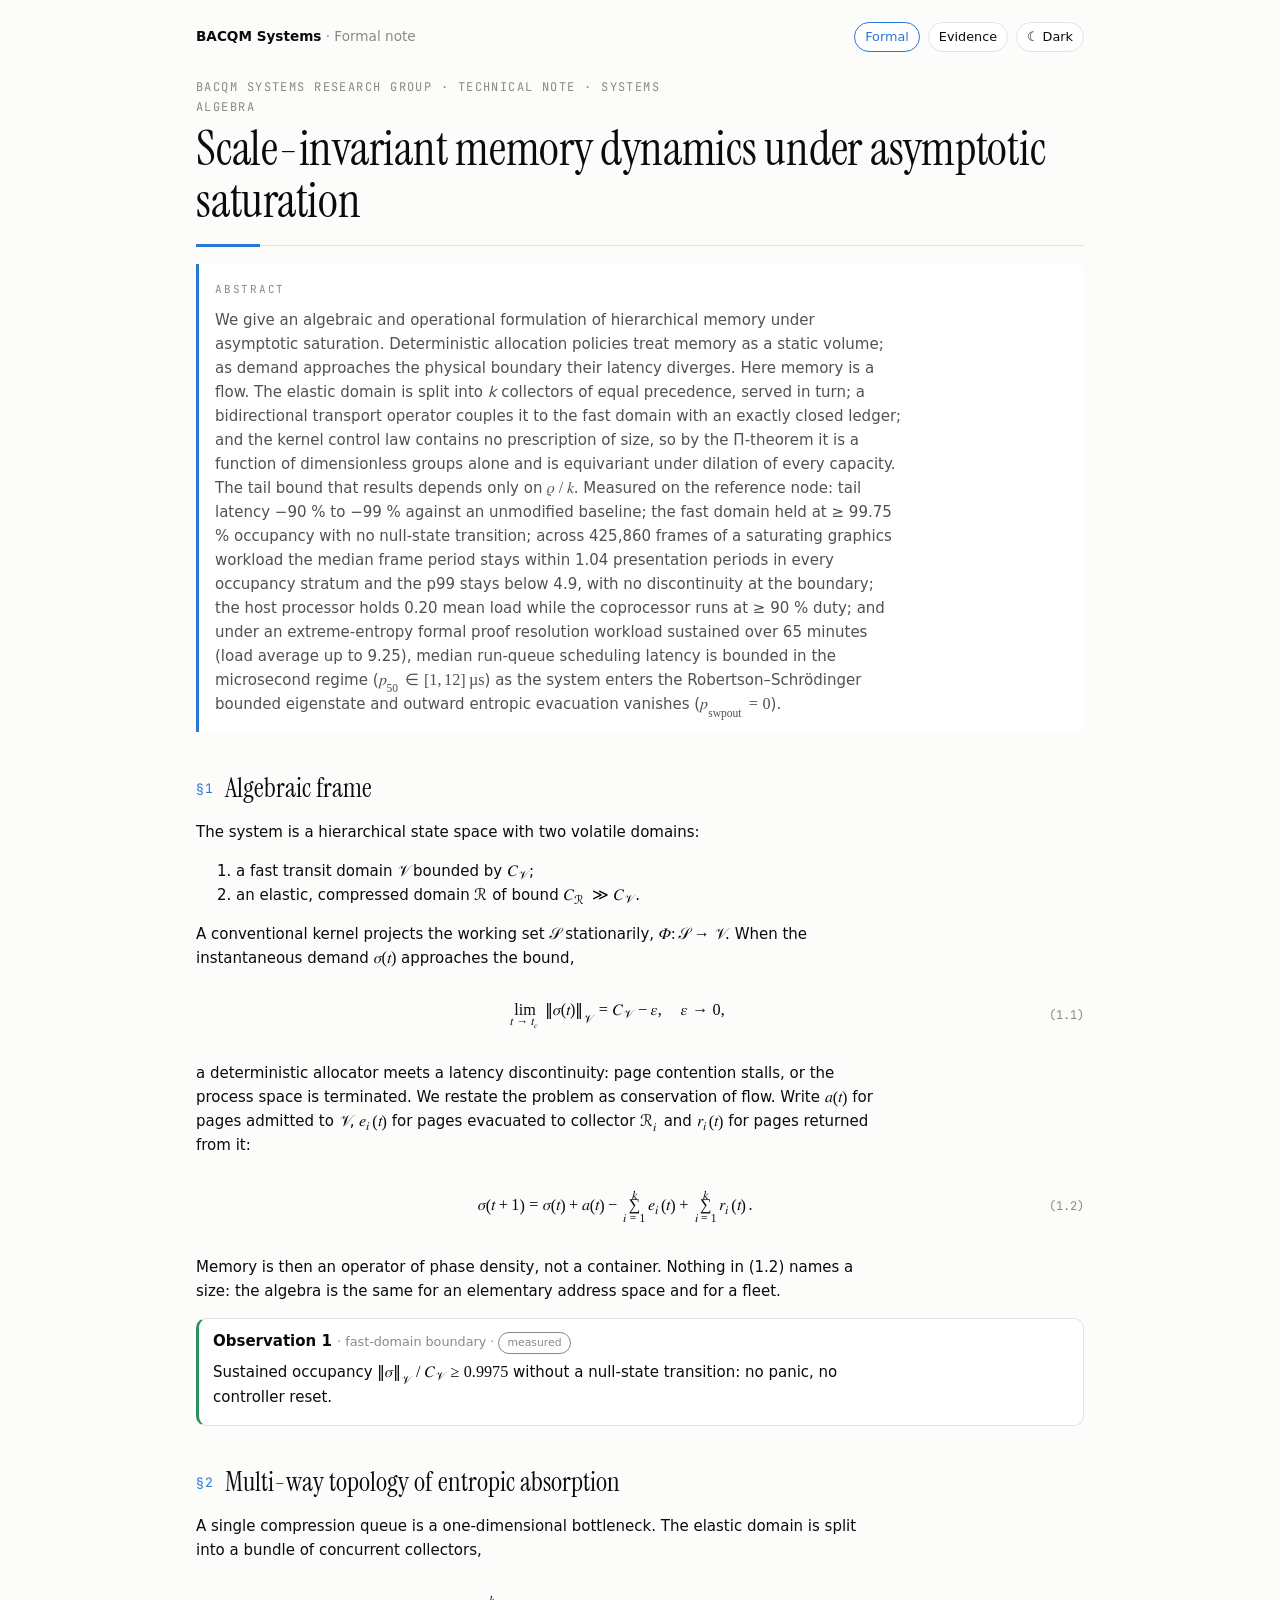
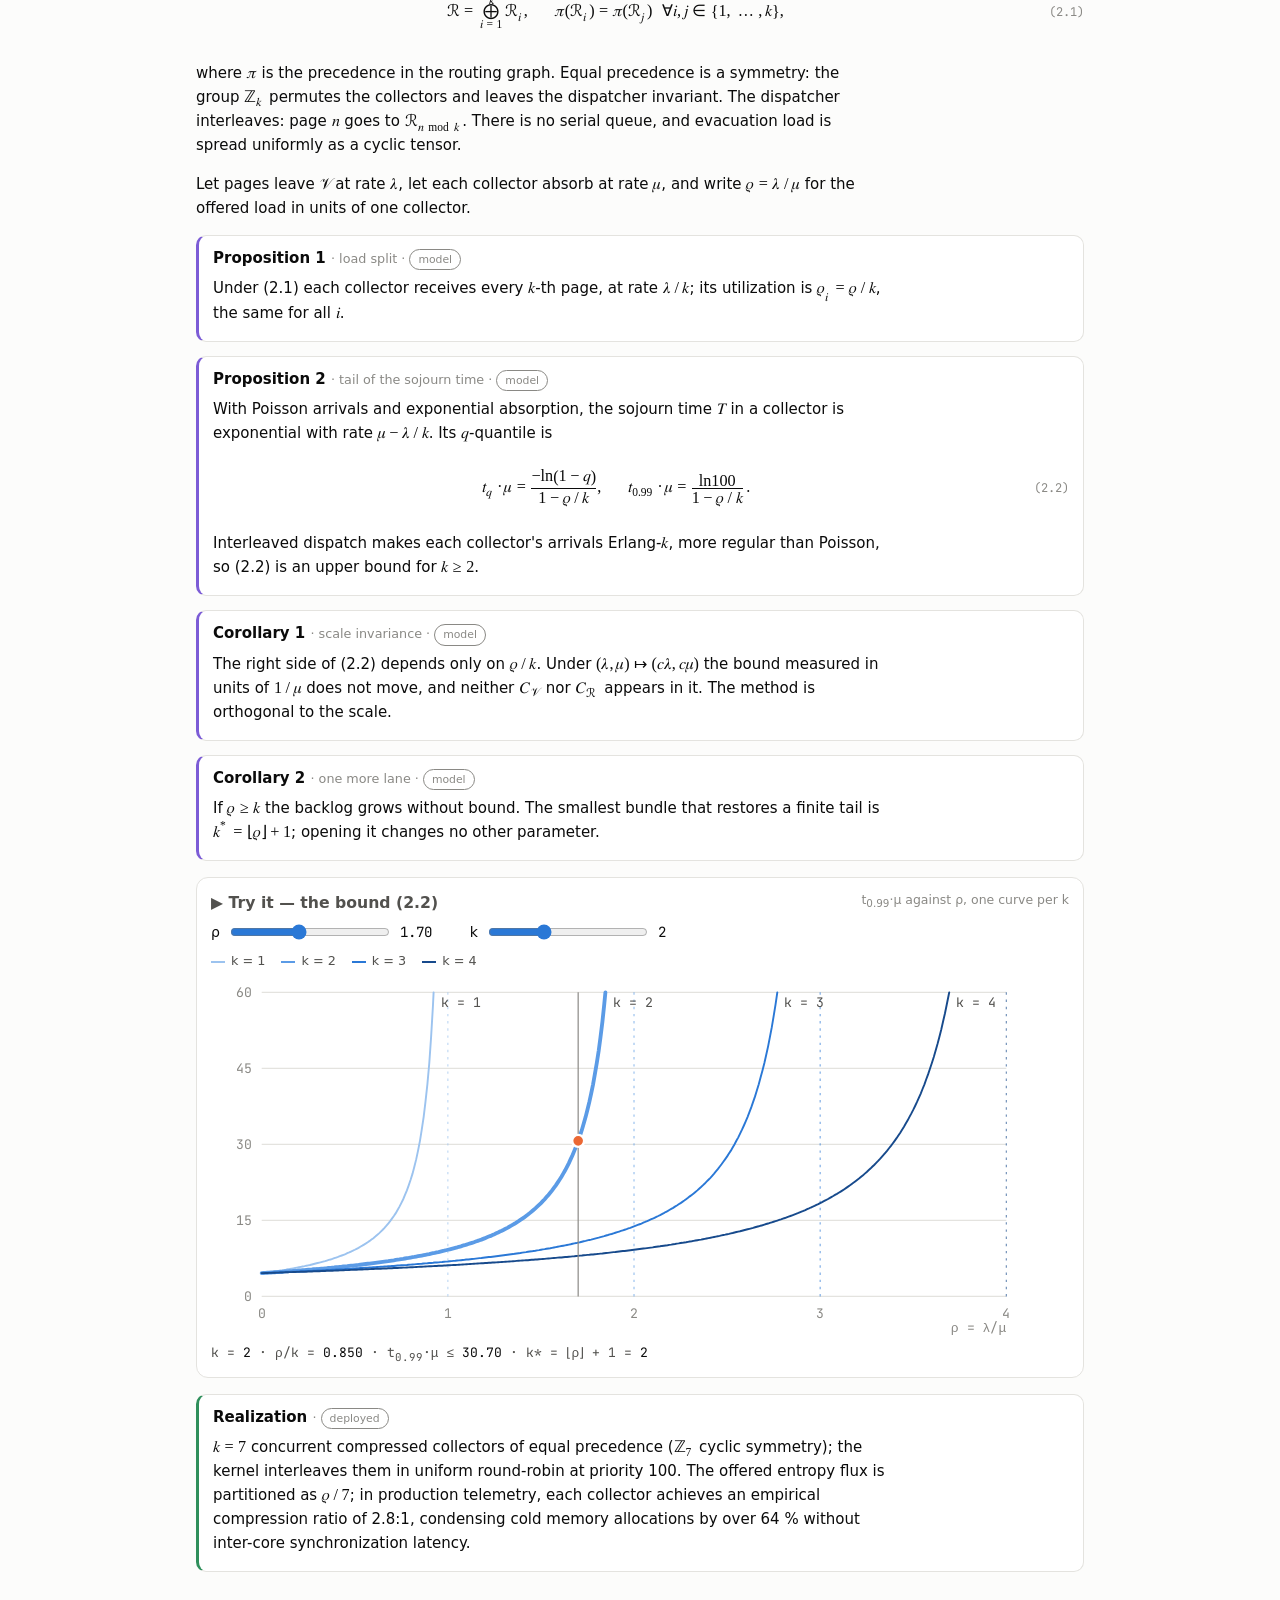
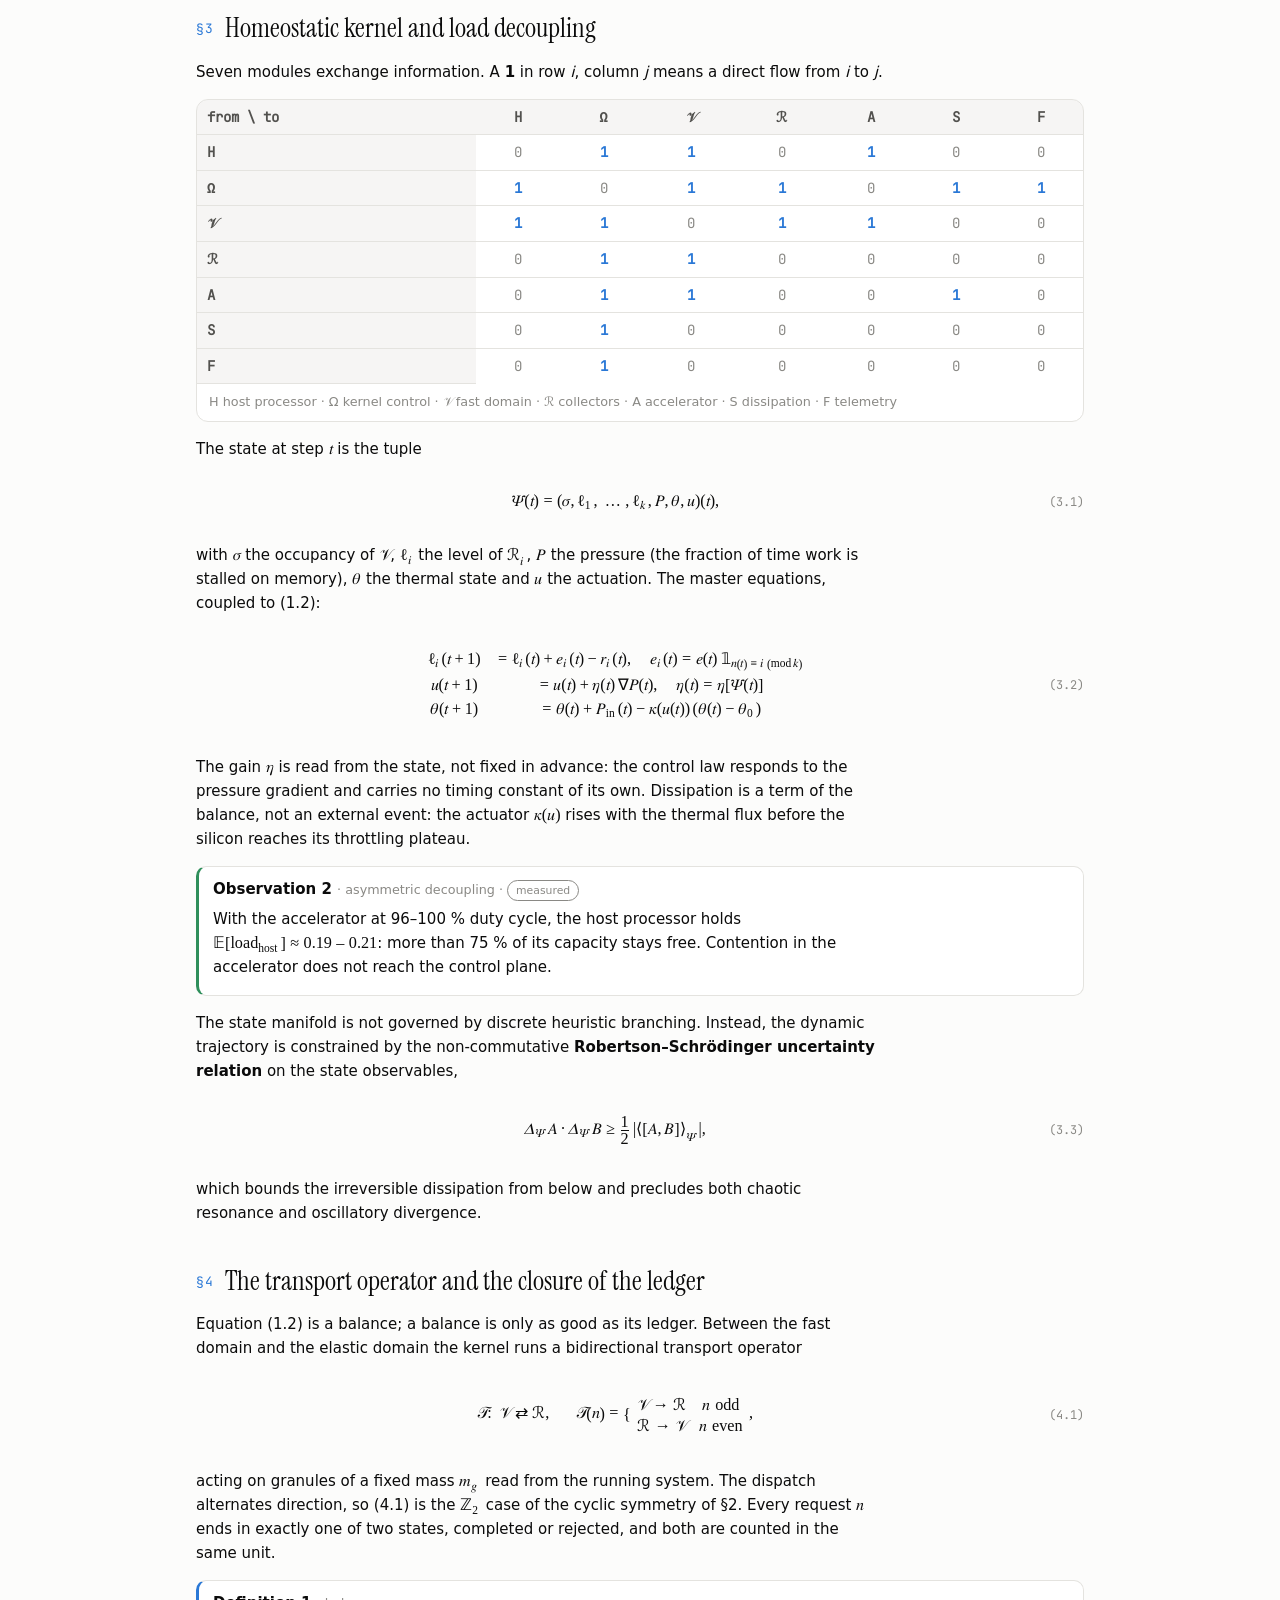
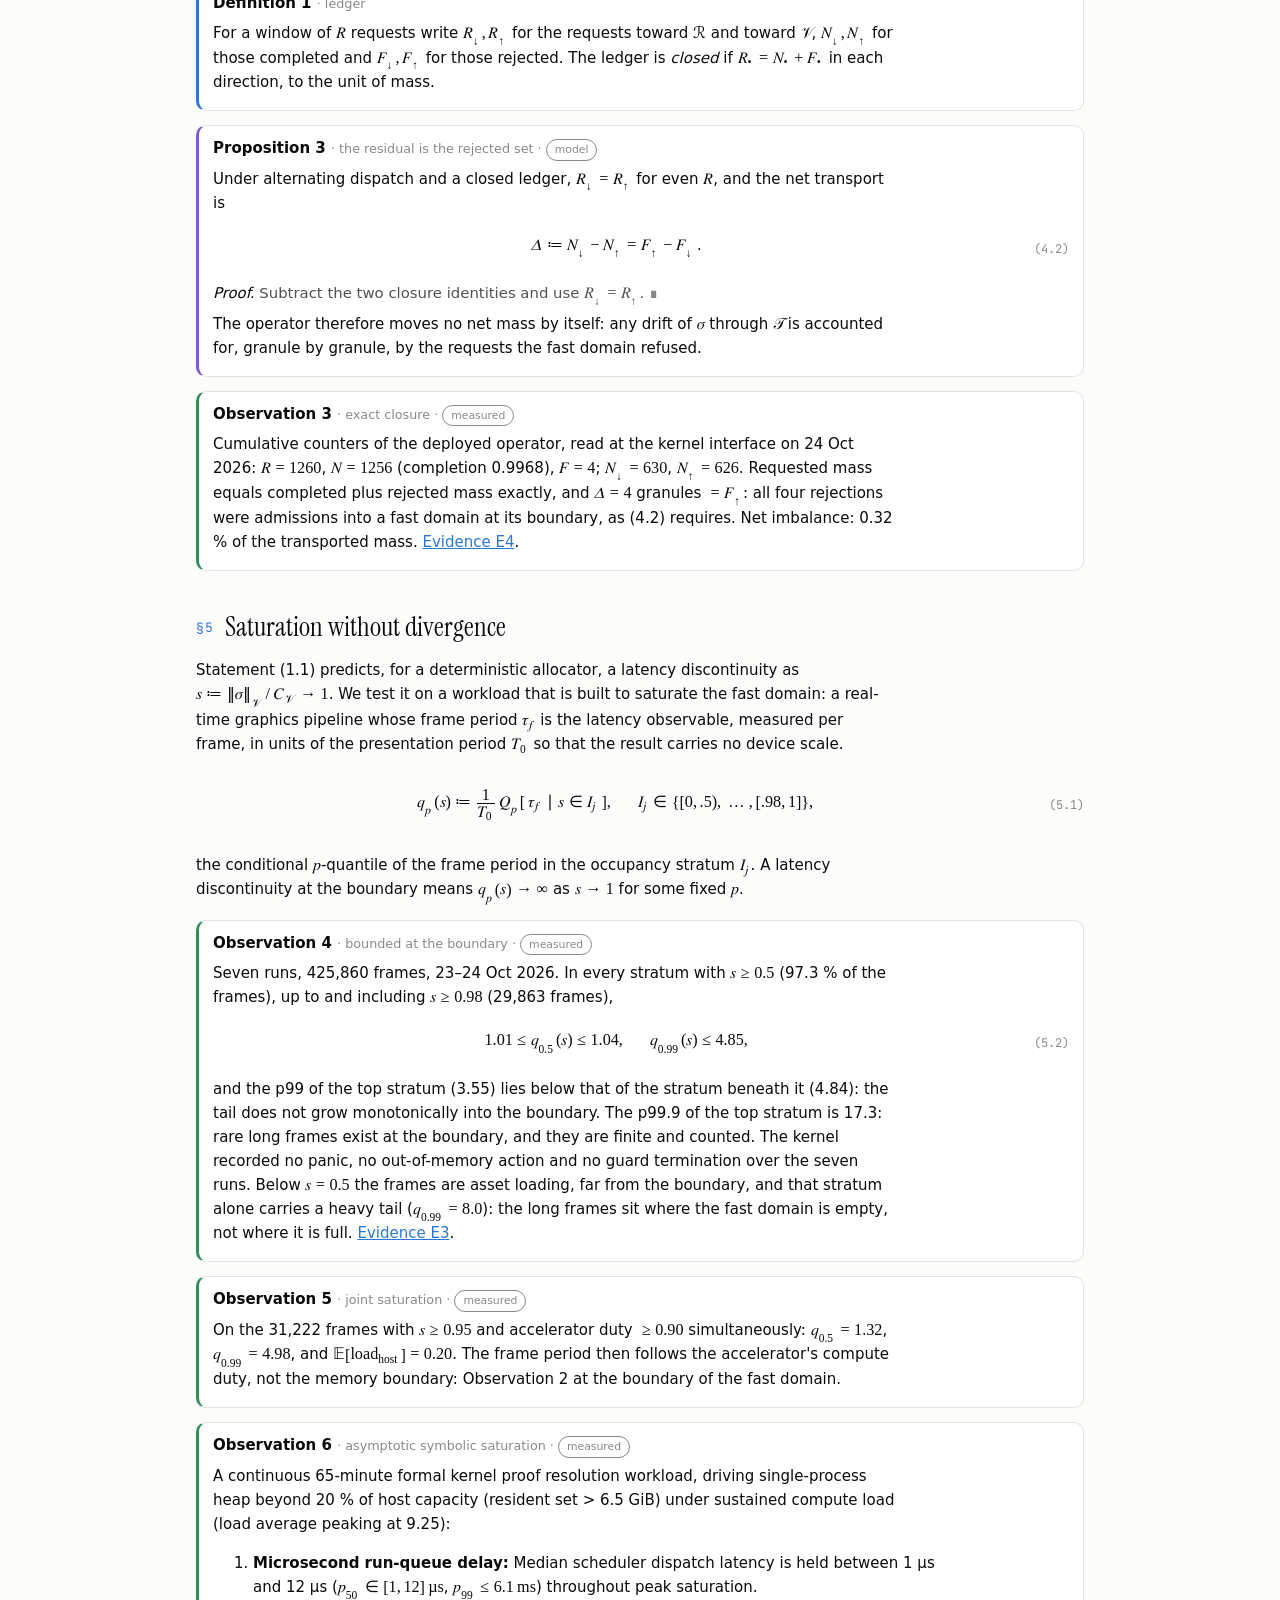
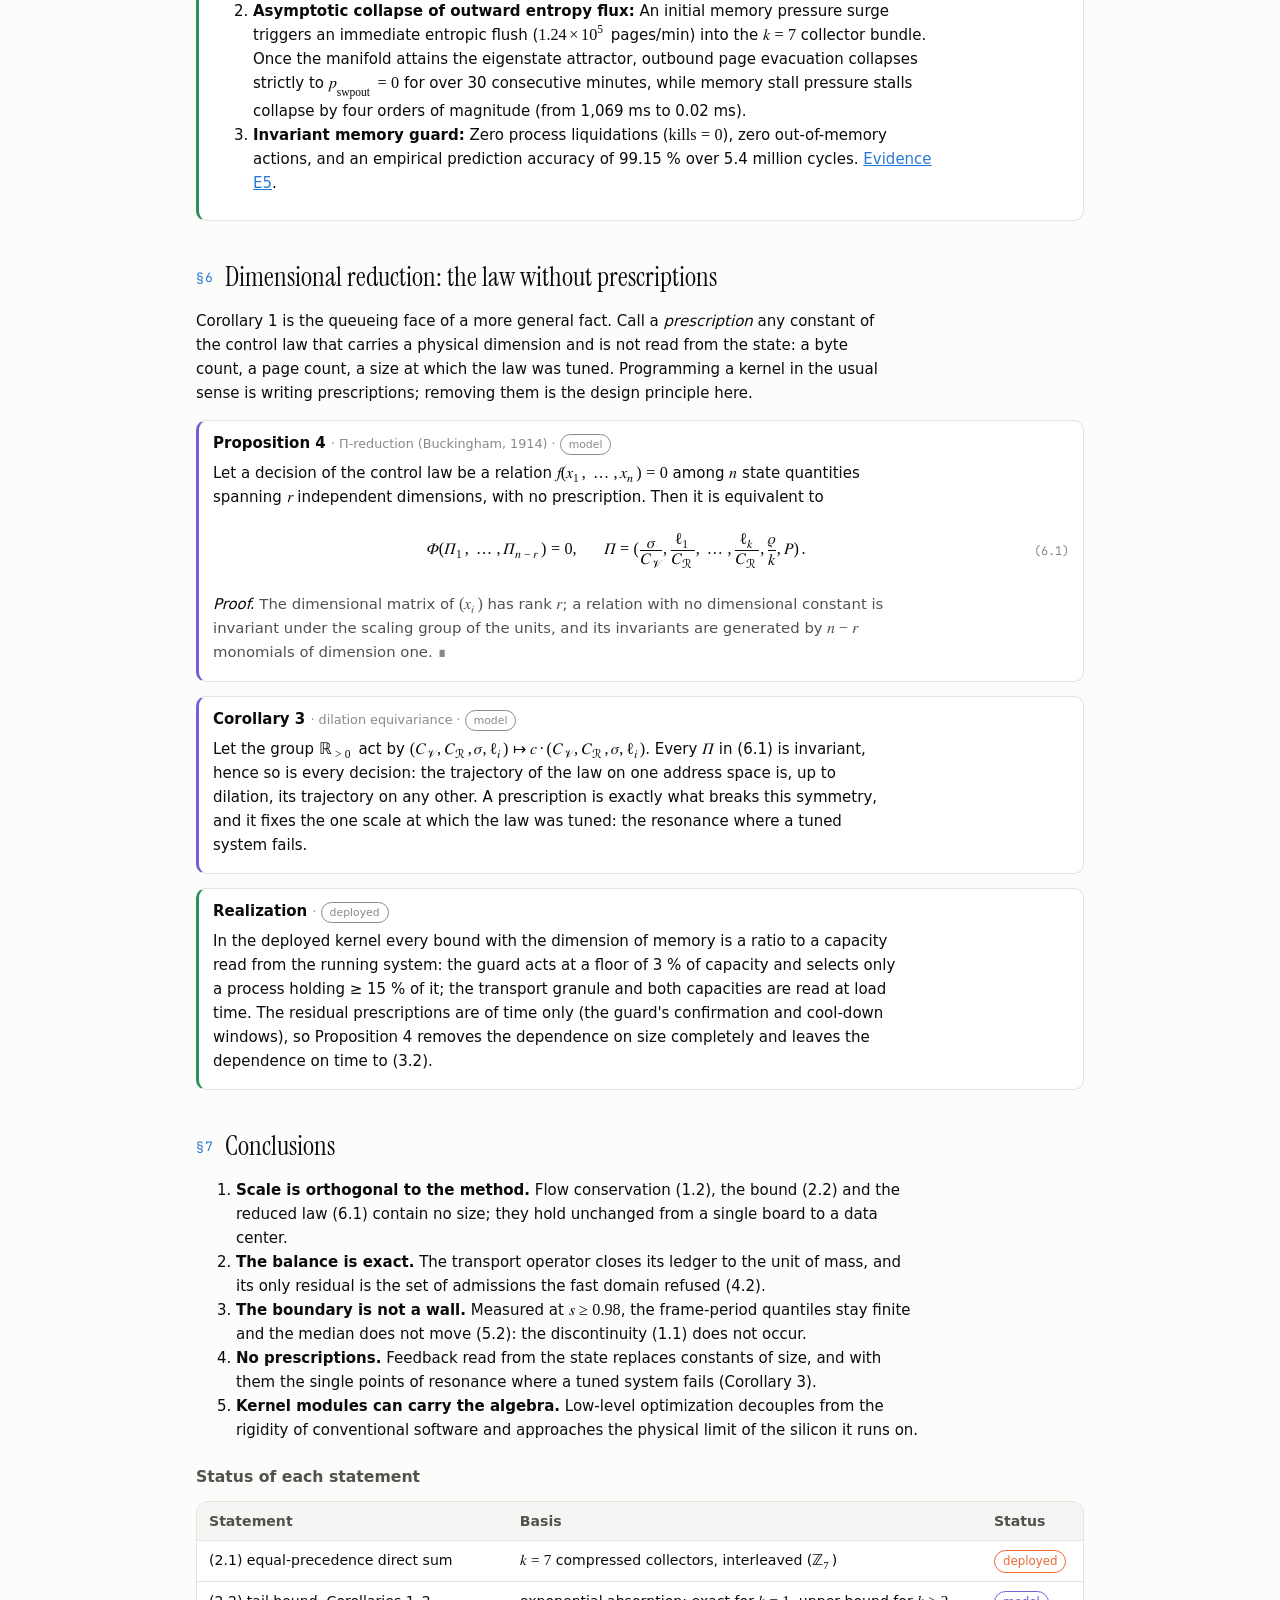
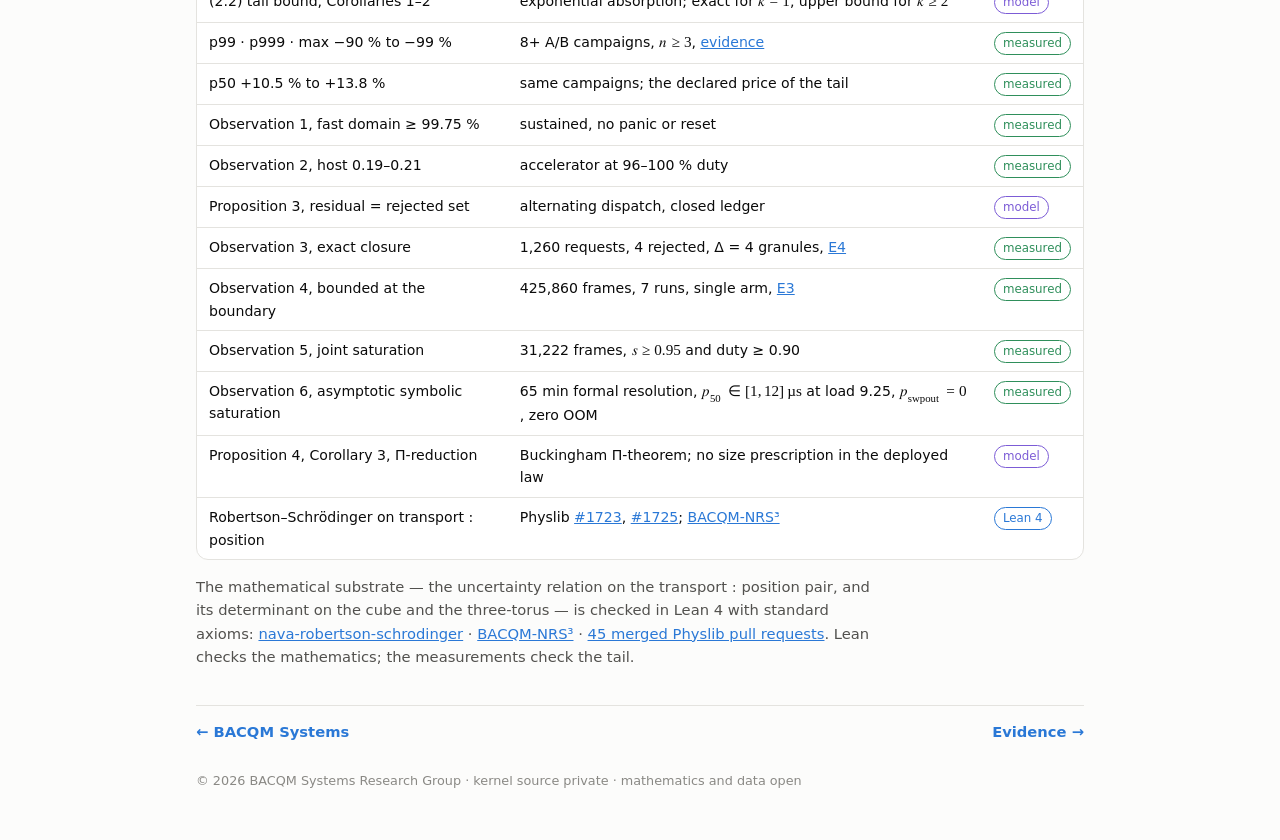
<file: docs/formal/index.html>
<!doctype html>
<html lang="en">
<head>
<meta charset="utf-8">
<meta name="viewport" content="width=device-width, initial-scale=1">
<title>Formal note — BACQM Systems</title>
<meta name="description" content="Scale-invariant memory dynamics under asymptotic saturation: equal-precedence topology, the master equations of the kernel, an exactly closed transport ledger, saturation without divergence, and the Π-reduction of a law without prescriptions.">
<link rel="icon" href="../media/favicon.svg" type="image/svg+xml">
<meta property="og:type" content="article">
<meta property="og:site_name" content="BACQM Systems">
<meta property="og:title" content="Scale-invariant memory dynamics under asymptotic saturation">
<meta property="og:description" content="Equal-precedence topology, master equations, an exact transport ledger, saturation without divergence, Π-reduction.">
<meta property="og:url" content="https://naype888-cloud.github.io/bacqm-systems/formal/">
<meta property="og:image" content="https://naype888-cloud.github.io/bacqm-systems/media/og.png">
<script src="../shared/js/theme.js?v=20261024" data-toggle></script>
<link rel="stylesheet" href="../shared/css/page.css?v=20261024">
</head>
<body>
<main>
  <nav class="navbar" aria-label="Site">
    <a class="brand" href="../">BACQM Systems<span class="sect"> · Formal note</span></a>
    <a class="pill" href="./" aria-current="page">Formal</a>
    <a class="pill" href="../evidence/">Evidence</a>
    <button class="pill" id="theme" type="button">☀ Light</button>
  </nav>

  <p class="series">BACQM Systems Research Group · Technical note · Systems algebra</p>
  <h1>Scale-invariant memory dynamics under asymptotic saturation</h1>
  <div class="rule" aria-hidden="true"></div>

  <section class="abstract" aria-label="Abstract">
    <span class="k">Abstract</span>
    <p>We give an algebraic and operational formulation of hierarchical memory under asymptotic saturation.
    Deterministic allocation policies treat memory as a static volume; as demand approaches the physical
    boundary their latency diverges. Here memory is a flow. The elastic domain is split into <i>k</i>
    collectors of equal precedence, served in turn; a bidirectional transport operator couples it to the fast
    domain with an exactly closed ledger; and the kernel control law contains no prescription of size, so by
    the Π-theorem it is a function of dimensionless groups alone and is equivariant under dilation of every
    capacity. The tail bound that results depends only on <math><mi>ρ</mi><mo>/</mo><mi>k</mi></math>. Measured on the reference node: tail latency
    −90 % to −99 % against an unmodified baseline; the fast domain held at ≥ 99.75 % occupancy with no
    null-state transition; across 425,860 frames of a saturating graphics workload the median frame period stays
    within 1.04 presentation periods in every occupancy stratum and the p99 stays below 4.9, with no discontinuity
    at the boundary; the host processor holds 0.20 mean load while the coprocessor runs at ≥ 90 % duty; and under
    an extreme-entropy formal proof resolution workload sustained over 65 minutes (load average up to 9.25), median
    run-queue scheduling latency is bounded in the microsecond regime (<math><msub><mi>p</mi><mn>50</mn></msub><mo>∈</mo><mo>[</mo><mn>1</mn><mo>,</mo><mn>12</mn><mo>]</mo><mspace width="0.2em"/><mi mathvariant="normal">µ</mi><mi mathvariant="normal">s</mi></math>)
    as the system enters the Robertson–Schrödinger bounded eigenstate and outward entropic evacuation vanishes (<math><msub><mi>p</mi><mtext>swpout</mtext></msub><mo>=</mo><mn>0</mn></math>).</p>
  </section>

  <!-- ===================================================================== -->
  <h2 id="s1"><span class="no">§1</span>Algebraic frame</h2>
  <p>The system is a hierarchical state space with two volatile domains:</p>
  <ol>
    <li>a fast transit domain <math><mi>𝒱</mi></math> bounded by <math><msub><mi>C</mi><mi>𝒱</mi></msub></math>;</li>
    <li>an elastic, compressed domain <math><mi>ℛ</mi></math> of bound
      <math><msub><mi>C</mi><mi>ℛ</mi></msub><mo>≫</mo><msub><mi>C</mi><mi>𝒱</mi></msub></math>.</li>
  </ol>
  <p>A conventional kernel projects the working set <math><mi>𝒮</mi></math> stationarily,
    <math><mi>Φ</mi><mo>:</mo><mi>𝒮</mi><mo>→</mo><mi>𝒱</mi></math>.
  When the instantaneous demand <math><mi>σ</mi><mo>(</mo><mi>t</mi><mo>)</mo></math> approaches the bound,</p>
  <div class="eq">
    <math display="block"><munder><mo movablelimits="false">lim</mo><mrow><mi>t</mi><mo>→</mo><msub><mi>t</mi><mi>c</mi></msub></mrow></munder>
      <msub><mrow><mo>‖</mo><mi>σ</mi><mo>(</mo><mi>t</mi><mo>)</mo><mo>‖</mo></mrow><mi>𝒱</mi></msub>
      <mo>=</mo><msub><mi>C</mi><mi>𝒱</mi></msub><mo>−</mo><mi>ε</mi><mo>,</mo><mspace width="1em"/><mi>ε</mi><mo>→</mo><mn>0</mn><mo>,</mo></math>
    <span class="tag">(1.1)</span>
  </div>
  <p>a deterministic allocator meets a latency discontinuity: page contention stalls, or the process space
  is terminated. We restate the problem as conservation of flow. Write <math><mi>a</mi><mo>(</mo><mi>t</mi><mo>)</mo></math> for pages admitted to
  <math><mi>𝒱</mi></math>, <math><msub><mi>e</mi><mi>i</mi></msub><mo>(</mo><mi>t</mi><mo>)</mo></math> for pages evacuated to collector
  <math><msub><mi>ℛ</mi><mi>i</mi></msub></math> and <math><msub><mi>r</mi><mi>i</mi></msub><mo>(</mo><mi>t</mi><mo>)</mo></math> for pages returned from it:</p>
  <div class="eq">
    <math display="block"><mi>σ</mi><mo>(</mo><mi>t</mi><mo>+</mo><mn>1</mn><mo>)</mo><mo>=</mo><mi>σ</mi><mo>(</mo><mi>t</mi><mo>)</mo><mo>+</mo><mi>a</mi><mo>(</mo><mi>t</mi><mo>)</mo>
      <mo>−</mo><munderover><mo>∑</mo><mrow><mi>i</mi><mo>=</mo><mn>1</mn></mrow><mi>k</mi></munderover><msub><mi>e</mi><mi>i</mi></msub><mo>(</mo><mi>t</mi><mo>)</mo>
      <mo>+</mo><munderover><mo>∑</mo><mrow><mi>i</mi><mo>=</mo><mn>1</mn></mrow><mi>k</mi></munderover><msub><mi>r</mi><mi>i</mi></msub><mo>(</mo><mi>t</mi><mo>)</mo><mo>.</mo></math>
    <span class="tag">(1.2)</span>
  </div>
  <p>Memory is then an operator of phase density, not a container. Nothing in (1.2) names a size:
  the algebra is the same for an elementary address space and for a fleet.</p>
  <div class="prop">
    <div class="h">Observation 1 <span>· fast-domain boundary · <span class="chip measured">measured</span></span></div>
    <p>Sustained occupancy <math><msub><mrow><mo>‖</mo><mi>σ</mi><mo>‖</mo></mrow><mi>𝒱</mi></msub><mo>/</mo><msub><mi>C</mi><mi>𝒱</mi></msub><mo>≥</mo><mn>0.9975</mn></math>
    without a null-state transition: no panic, no controller reset.</p>
  </div>

  <!-- ===================================================================== -->
  <h2 id="s2"><span class="no">§2</span>Multi-way topology of entropic absorption</h2>
  <p>A single compression queue is a one-dimensional bottleneck. The elastic domain is split into a bundle of
  concurrent collectors,</p>
  <div class="eq">
    <math display="block"><mi>ℛ</mi><mo>=</mo><munderover><mo>⨁</mo><mrow><mi>i</mi><mo>=</mo><mn>1</mn></mrow><mi>k</mi></munderover><msub><mi>ℛ</mi><mi>i</mi></msub><mo>,</mo>
      <mspace width="1.5em"/><mi>π</mi><mo>(</mo><msub><mi>ℛ</mi><mi>i</mi></msub><mo>)</mo><mo>=</mo><mi>π</mi><mo>(</mo><msub><mi>ℛ</mi><mi>j</mi></msub><mo>)</mo>
      <mspace width="0.6em"/><mo>∀</mo><mi>i</mi><mo>,</mo><mi>j</mi><mo>∈</mo><mo>{</mo><mn>1</mn><mo>,</mo><mo>…</mo><mo>,</mo><mi>k</mi><mo>}</mo><mo>,</mo></math>
    <span class="tag">(2.1)</span>
  </div>
  <p>where <math><mi>π</mi></math> is the precedence in the routing graph. Equal precedence is a symmetry: the group
  <math><msub><mi>ℤ</mi><mi>k</mi></msub></math> permutes the collectors and leaves the dispatcher invariant. The dispatcher interleaves:
  page <math><mi>n</mi></math> goes to <math><msub><mi>ℛ</mi><mrow><mi>n</mi><mspace width="0.2em"/><mo lspace="0.2em">mod</mo><mspace width="0.2em"/><mi>k</mi></mrow></msub></math>.
  There is no serial queue, and evacuation load is spread uniformly as a cyclic tensor.</p>

  <p>Let pages leave <math><mi>𝒱</mi></math> at rate <math><mi>λ</mi></math>, let each collector absorb at rate
  <math><mi>μ</mi></math>, and write <math><mi>ρ</mi><mo>=</mo><mi>λ</mi><mo>/</mo><mi>μ</mi></math> for the offered load in units of one collector.</p>

  <div class="prop model">
    <div class="h">Proposition 1 <span>· load split · <span class="chip model">model</span></span></div>
    <p>Under (2.1) each collector receives every <math><mi>k</mi></math>-th page, at rate <math><mi>λ</mi><mo>/</mo><mi>k</mi></math>; its utilization is
    <math><msub><mi>ρ</mi><mi>i</mi></msub><mo>=</mo><mi>ρ</mi><mo>/</mo><mi>k</mi></math>, the same for all <math><mi>i</mi></math>.</p>
  </div>

  <div class="prop model">
    <div class="h">Proposition 2 <span>· tail of the sojourn time · <span class="chip model">model</span></span></div>
    <p>With Poisson arrivals and exponential absorption, the sojourn time <math><mi>T</mi></math> in a collector is exponential with rate
    <math><mi>μ</mi><mo>−</mo><mi>λ</mi><mo>/</mo><mi>k</mi></math>. Its <math><mi>q</mi></math>-quantile is</p>
    <div class="eq">
      <math display="block"><msub><mi>t</mi><mi>q</mi></msub><mo>·</mo><mi>μ</mi><mo>=</mo>
        <mfrac><mrow><mo>−</mo><mi>ln</mi><mo>(</mo><mn>1</mn><mo>−</mo><mi>q</mi><mo>)</mo></mrow><mrow><mn>1</mn><mo>−</mo><mi>ρ</mi><mo>/</mo><mi>k</mi></mrow></mfrac><mo>,</mo>
        <mspace width="1.5em"/><msub><mi>t</mi><mn>0.99</mn></msub><mo>·</mo><mi>μ</mi><mo>=</mo><mfrac><mrow><mi>ln</mi><mn>100</mn></mrow><mrow><mn>1</mn><mo>−</mo><mi>ρ</mi><mo>/</mo><mi>k</mi></mrow></mfrac><mo>.</mo></math>
      <span class="tag">(2.2)</span>
    </div>
    <p>Interleaved dispatch makes each collector's arrivals Erlang-<math><mi>k</mi></math>, more regular than Poisson,
    so (2.2) is an upper bound for <math><mi>k</mi><mo>≥</mo><mn>2</mn></math>.</p>
  </div>

  <div class="prop model">
    <div class="h">Corollary 1 <span>· scale invariance · <span class="chip model">model</span></span></div>
    <p>The right side of (2.2) depends only on <math><mi>ρ</mi><mo>/</mo><mi>k</mi></math>. Under
    <math><mo>(</mo><mi>λ</mi><mo>,</mo><mi>μ</mi><mo>)</mo><mo>↦</mo><mo>(</mo><mi>c</mi><mi>λ</mi><mo>,</mo><mi>c</mi><mi>μ</mi><mo>)</mo></math>
    the bound measured in units of <math><mn>1</mn><mo>/</mo><mi>μ</mi></math> does not move, and neither
    <math><msub><mi>C</mi><mi>𝒱</mi></msub></math> nor <math><msub><mi>C</mi><mi>ℛ</mi></msub></math> appears in it. The method is orthogonal to the scale.</p>
  </div>

  <div class="prop model">
    <div class="h">Corollary 2 <span>· one more lane · <span class="chip model">model</span></span></div>
    <p>If <math><mi>ρ</mi><mo>≥</mo><mi>k</mi></math> the backlog grows without bound. The smallest bundle that restores a finite tail is
    <math><msup><mi>k</mi><mo>*</mo></msup><mo>=</mo><mo>⌊</mo><mi>ρ</mi><mo>⌋</mo><mo>+</mo><mn>1</mn></math>; opening it changes no other parameter.</p>
  </div>

  <div class="card" id="tryit">
    <div class="head"><h3>▶ Try it — the bound (2.2)</h3><span class="src">t<sub>0.99</sub>·μ against ρ, one curve per k</span></div>
    <div class="controls">
      <label>ρ <input type="range" id="rho" min="0" max="4" step="0.05" value="1.7"><output id="rhoOut">1.70</output></label>
      <label>k <input type="range" id="kk" min="1" max="4" step="1" value="2"><output id="kOut">2</output></label>
    </div>
    <div class="legend" id="tryLegend"></div>
    <div class="chart" id="boundChart"></div>
    <p class="readout" id="boundOut" aria-live="polite"></p>
  </div>

  <div class="prop">
    <div class="h">Realization <span>· <span class="chip design">deployed</span></span></div>
    <p><math><mi>k</mi><mo>=</mo><mn>7</mn></math> concurrent compressed collectors of equal precedence (<math><msub><mi>ℤ</mi><mn>7</mn></msub></math> cyclic symmetry); the kernel interleaves them in uniform round-robin at priority 100. The offered entropy flux is partitioned as <math><mi>ρ</mi><mo>/</mo><mn>7</mn></math>; in production telemetry, each collector achieves an empirical compression ratio of 2.8:1, condensing cold memory allocations by over 64 % without inter-core synchronization latency.</p>
  </div>

  <!-- ===================================================================== -->
  <h2 id="s3"><span class="no">§3</span>Homeostatic kernel and load decoupling</h2>
  <p>Seven modules exchange information. A <b>1</b> in row <i>i</i>, column <i>j</i> means a direct flow from <i>i</i> to <i>j</i>.</p>
  <div class="tw">
    <table class="adj">
      <caption class="sr" style="caption-side:bottom;text-align:left;padding:8px 12px;font-size:.8rem;color:var(--muted)">
        H host processor · Ω kernel control · 𝒱 fast domain · ℛ collectors · A accelerator · S dissipation · F telemetry</caption>
      <thead><tr><th>from \ to</th><th>H</th><th>Ω</th><th>𝒱</th><th>ℛ</th><th>A</th><th>S</th><th>F</th></tr></thead>
      <tbody>
        <tr><th>H</th><td class="off">0</td><td class="on">1</td><td class="on">1</td><td class="off">0</td><td class="on">1</td><td class="off">0</td><td class="off">0</td></tr>
        <tr><th>Ω</th><td class="on">1</td><td class="off">0</td><td class="on">1</td><td class="on">1</td><td class="off">0</td><td class="on">1</td><td class="on">1</td></tr>
        <tr><th>𝒱</th><td class="on">1</td><td class="on">1</td><td class="off">0</td><td class="on">1</td><td class="on">1</td><td class="off">0</td><td class="off">0</td></tr>
        <tr><th>ℛ</th><td class="off">0</td><td class="on">1</td><td class="on">1</td><td class="off">0</td><td class="off">0</td><td class="off">0</td><td class="off">0</td></tr>
        <tr><th>A</th><td class="off">0</td><td class="on">1</td><td class="on">1</td><td class="off">0</td><td class="off">0</td><td class="on">1</td><td class="off">0</td></tr>
        <tr><th>S</th><td class="off">0</td><td class="on">1</td><td class="off">0</td><td class="off">0</td><td class="off">0</td><td class="off">0</td><td class="off">0</td></tr>
        <tr><th>F</th><td class="off">0</td><td class="on">1</td><td class="off">0</td><td class="off">0</td><td class="off">0</td><td class="off">0</td><td class="off">0</td></tr>
      </tbody>
    </table>
  </div>

  <p>The state at step <math><mi>t</mi></math> is the tuple</p>
  <div class="eq">
    <math display="block"><mi>Ψ</mi><mo>(</mo><mi>t</mi><mo>)</mo><mo>=</mo><mo>(</mo><mi>σ</mi><mo>,</mo>
      <msub><mi>ℓ</mi><mn>1</mn></msub><mo>,</mo><mo>…</mo><mo>,</mo><msub><mi>ℓ</mi><mi>k</mi></msub><mo>,</mo><mi>P</mi><mo>,</mo><mi>θ</mi><mo>,</mo><mi>u</mi><mo>)</mo><mo>(</mo><mi>t</mi><mo>)</mo><mo>,</mo></math>
    <span class="tag">(3.1)</span>
  </div>
  <p>with <math><mi>σ</mi></math> the occupancy of <math><mi>𝒱</mi></math>, <math><msub><mi>ℓ</mi><mi>i</mi></msub></math> the level of
  <math><msub><mi>ℛ</mi><mi>i</mi></msub></math>, <math><mi>P</mi></math> the pressure (the fraction of time work is stalled on memory),
  <math><mi>θ</mi></math> the thermal state and <math><mi>u</mi></math> the actuation. The master equations, coupled to (1.2):</p>
  <div class="eq">
    <math display="block"><mtable columnalign="right left" rowspacing="0.7em">
      <mtr><mtd><msub><mi>ℓ</mi><mi>i</mi></msub><mo>(</mo><mi>t</mi><mo>+</mo><mn>1</mn><mo>)</mo></mtd>
        <mtd><mo>=</mo><msub><mi>ℓ</mi><mi>i</mi></msub><mo>(</mo><mi>t</mi><mo>)</mo><mo>+</mo><msub><mi>e</mi><mi>i</mi></msub><mo>(</mo><mi>t</mi><mo>)</mo><mo>−</mo><msub><mi>r</mi><mi>i</mi></msub><mo>(</mo><mi>t</mi><mo>)</mo><mo>,</mo>
          <mspace width="1em"/><msub><mi>e</mi><mi>i</mi></msub><mo>(</mo><mi>t</mi><mo>)</mo><mo>=</mo><mi>e</mi><mo>(</mo><mi>t</mi><mo>)</mo><mspace width="0.2em"/><msub><mn>𝟙</mn><mrow><mi>n</mi><mo>(</mo><mi>t</mi><mo>)</mo><mo>≡</mo><mi>i</mi><mspace width="0.3em"/><mo>(</mo><mi>mod</mi><mspace width="0.2em"/><mi>k</mi><mo>)</mo></mrow></msub></mtd></mtr>
      <mtr><mtd><mi>u</mi><mo>(</mo><mi>t</mi><mo>+</mo><mn>1</mn><mo>)</mo></mtd>
        <mtd><mo>=</mo><mi>u</mi><mo>(</mo><mi>t</mi><mo>)</mo><mo>+</mo><mi>η</mi><mo>(</mo><mi>t</mi><mo>)</mo><mspace width="0.15em"/><mo>∇</mo><mi>P</mi><mo>(</mo><mi>t</mi><mo>)</mo><mo>,</mo>
          <mspace width="1em"/><mi>η</mi><mo>(</mo><mi>t</mi><mo>)</mo><mo>=</mo><mi>η</mi><mo>[</mo><mi>Ψ</mi><mo>(</mo><mi>t</mi><mo>)</mo><mo>]</mo></mtd></mtr>
      <mtr><mtd><mi>θ</mi><mo>(</mo><mi>t</mi><mo>+</mo><mn>1</mn><mo>)</mo></mtd>
        <mtd><mo>=</mo><mi>θ</mi><mo>(</mo><mi>t</mi><mo>)</mo><mo>+</mo><msub><mi>P</mi><mtext>in</mtext></msub><mo>(</mo><mi>t</mi><mo>)</mo><mo>−</mo><mi>κ</mi><mo>(</mo><mi>u</mi><mo>(</mo><mi>t</mi><mo>)</mo><mo>)</mo><mspace width="0.15em"/><mo>(</mo><mi>θ</mi><mo>(</mo><mi>t</mi><mo>)</mo><mo>−</mo><msub><mi>θ</mi><mn>0</mn></msub><mo>)</mo></mtd></mtr>
    </mtable></math>
    <span class="tag">(3.2)</span>
  </div>
  <p>The gain <math><mi>η</mi></math> is read from the state, not fixed in advance: the control law responds to the
  pressure gradient and carries no timing constant of its own. Dissipation is a term of the balance, not an
  external event: the actuator <math><mi>κ</mi><mo>(</mo><mi>u</mi><mo>)</mo></math> rises with the thermal flux before the silicon
  reaches its throttling plateau.</p>

  <div class="prop">
    <div class="h">Observation 2 <span>· asymmetric decoupling · <span class="chip measured">measured</span></span></div>
    <p>With the accelerator at 96–100 % duty cycle, the host processor holds
    <math><mi>𝔼</mi><mo>[</mo><msub><mtext>load</mtext><mtext>host</mtext></msub><mo>]</mo><mo>≈</mo><mn>0.19</mn><mo>–</mo><mn>0.21</mn></math>:
    more than 75 % of its capacity stays free. Contention in the accelerator does not reach the control plane.</p>
  </div>

  <p>The state manifold is not governed by discrete heuristic branching. Instead, the dynamic trajectory is constrained by the non-commutative <b>Robertson–Schrödinger uncertainty relation</b> on the state observables,</p>
  <div class="eq">
    <math display="block"><msub><mi>Δ</mi><mi>Ψ</mi></msub><mi>A</mi><mo>·</mo><msub><mi>Δ</mi><mi>Ψ</mi></msub><mi>B</mi><mo>≥</mo><mfrac><mn>1</mn><mn>2</mn></mfrac><mspace width="0.2em"/><mrow><mo>|</mo><msub><mrow><mo>⟨</mo><mo>[</mo><mi>A</mi><mo>,</mo><mi>B</mi><mo>]</mo><mo>⟩</mo></mrow><mi>Ψ</mi></msub><mo>|</mo></mrow><mo>,</mo></math>
    <span class="tag">(3.3)</span>
  </div>
  <p>which bounds the irreversible dissipation from below and precludes both chaotic resonance and oscillatory divergence.</p>


  <!-- ===================================================================== -->
  <h2 id="s4"><span class="no">§4</span>The transport operator and the closure of the ledger</h2>
  <p>Equation (1.2) is a balance; a balance is only as good as its ledger. Between the fast domain and the
  elastic domain the kernel runs a bidirectional transport operator</p>
  <div class="eq">
    <math display="block"><mi>𝒯</mi><mo>:</mo><mspace width="0.3em"/><mi>𝒱</mi><mo>⇄</mo><mi>ℛ</mi><mo>,</mo>
      <mspace width="1.5em"/><mi>𝒯</mi><mo>(</mo><mi>n</mi><mo>)</mo><mo>=</mo>
      <mrow><mo>{</mo><mtable columnalign="left left"><mtr><mtd><mi>𝒱</mi><mo>→</mo><mi>ℛ</mi></mtd><mtd><mi>n</mi><mspace width="0.3em"/><mtext>odd</mtext></mtd></mtr>
      <mtr><mtd><mi>ℛ</mi><mo>→</mo><mi>𝒱</mi></mtd><mtd><mi>n</mi><mspace width="0.3em"/><mtext>even</mtext></mtd></mtr></mtable></mrow><mo>,</mo></math>
    <span class="tag">(4.1)</span>
  </div>
  <p>acting on granules of a fixed mass <math><msub><mi>m</mi><mi>g</mi></msub></math> read from the running system. The dispatch alternates
  direction, so (4.1) is the <math><msub><mi>ℤ</mi><mn>2</mn></msub></math> case of the cyclic symmetry of §2. Every request <math><mi>n</mi></math>
  ends in exactly one of two states, completed or rejected, and both are counted in the same unit.</p>

  <div class="prop def">
    <div class="h">Definition 1 <span>· ledger</span></div>
    <p>For a window of <math><mi>R</mi></math> requests write <math><msub><mi>R</mi><mo>↓</mo></msub><mo>,</mo><msub><mi>R</mi><mo>↑</mo></msub></math> for the requests toward
    <math><mi>ℛ</mi></math> and toward <math><mi>𝒱</mi></math>, <math><msub><mi>N</mi><mo>↓</mo></msub><mo>,</mo><msub><mi>N</mi><mo>↑</mo></msub></math> for those completed and
    <math><msub><mi>F</mi><mo>↓</mo></msub><mo>,</mo><msub><mi>F</mi><mo>↑</mo></msub></math> for those rejected. The ledger is <i>closed</i> if
    <math><msub><mi>R</mi><mo>•</mo></msub><mo>=</mo><msub><mi>N</mi><mo>•</mo></msub><mo>+</mo><msub><mi>F</mi><mo>•</mo></msub></math> in each direction, to the unit of mass.</p>
  </div>

  <div class="prop model">
    <div class="h">Proposition 3 <span>· the residual is the rejected set · <span class="chip model">model</span></span></div>
    <p>Under alternating dispatch and a closed ledger, <math><msub><mi>R</mi><mo>↓</mo></msub><mo>=</mo><msub><mi>R</mi><mo>↑</mo></msub></math> for even <math><mi>R</mi></math>, and the net transport is</p>
    <div class="eq">
      <math display="block"><mi>Δ</mi><mo>≔</mo><msub><mi>N</mi><mo>↓</mo></msub><mo>−</mo><msub><mi>N</mi><mo>↑</mo></msub><mo>=</mo><msub><mi>F</mi><mo>↑</mo></msub><mo>−</mo><msub><mi>F</mi><mo>↓</mo></msub><mo>.</mo></math>
      <span class="tag">(4.2)</span>
    </div>
    <p class="proof">Subtract the two closure identities and use <math><msub><mi>R</mi><mo>↓</mo></msub><mo>=</mo><msub><mi>R</mi><mo>↑</mo></msub></math>.</p>
    <p>The operator therefore moves no net mass by itself: any drift of <math><mi>σ</mi></math> through <math><mi>𝒯</mi></math> is accounted for, granule by granule,
    by the requests the fast domain refused.</p>
  </div>

  <div class="prop">
    <div class="h">Observation 3 <span>· exact closure · <span class="chip measured">measured</span></span></div>
    <p>Cumulative counters of the deployed operator, read at the kernel interface on 24 Oct 2026:
    <math><mi>R</mi><mo>=</mo><mn>1260</mn></math>, <math><mi>N</mi><mo>=</mo><mn>1256</mn></math> (completion 0.9968), <math><mi>F</mi><mo>=</mo><mn>4</mn></math>;
    <math><msub><mi>N</mi><mo>↓</mo></msub><mo>=</mo><mn>630</mn></math>, <math><msub><mi>N</mi><mo>↑</mo></msub><mo>=</mo><mn>626</mn></math>.
    Requested mass equals completed plus rejected mass exactly, and <math><mi>Δ</mi><mo>=</mo><mn>4</mn></math> granules
    <math><mo>=</mo><msub><mi>F</mi><mo>↑</mo></msub></math>: all four rejections were admissions into a fast domain at its boundary, as (4.2) requires.
    Net imbalance: 0.32 % of the transported mass. <a href="../evidence/#ledger">Evidence E4</a>.</p>
  </div>

  <!-- ===================================================================== -->
  <h2 id="s5"><span class="no">§5</span>Saturation without divergence</h2>
  <p>Statement (1.1) predicts, for a deterministic allocator, a latency discontinuity as
  <math><mi>s</mi><mo>≔</mo><msub><mrow><mo>‖</mo><mi>σ</mi><mo>‖</mo></mrow><mi>𝒱</mi></msub><mo>/</mo><msub><mi>C</mi><mi>𝒱</mi></msub><mo>→</mo><mn>1</mn></math>.
  We test it on a workload that is built to saturate the fast domain: a real-time graphics pipeline whose frame period
  <math><msub><mi>τ</mi><mi>f</mi></msub></math> is the latency observable, measured per frame, in units of the presentation period
  <math><msub><mi>T</mi><mn>0</mn></msub></math> so that the result carries no device scale.</p>
  <div class="eq">
    <math display="block"><msub><mi>q</mi><mi>p</mi></msub><mo>(</mo><mi>s</mi><mo>)</mo><mo>≔</mo>
      <mfrac><mn>1</mn><msub><mi>T</mi><mn>0</mn></msub></mfrac><mspace width="0.2em"/><msub><mi>Q</mi><mi>p</mi></msub><mo>[</mo><mspace width="0.2em"/><msub><mi>τ</mi><mi>f</mi></msub><mo>∣</mo><mi>s</mi><mo>∈</mo><msub><mi>I</mi><mi>j</mi></msub><mspace width="0.2em"/><mo>]</mo><mo>,</mo>
      <mspace width="1.5em"/><msub><mi>I</mi><mi>j</mi></msub><mo>∈</mo><mo>{</mo><mo>[</mo><mn>0</mn><mo>,</mo><mn>.5</mn><mo>)</mo><mo>,</mo><mo>…</mo><mo>,</mo><mo>[</mo><mn>.98</mn><mo>,</mo><mn>1</mn><mo>]</mo><mo>}</mo><mo>,</mo></math>
    <span class="tag">(5.1)</span>
  </div>
  <p>the conditional <math><mi>p</mi></math>-quantile of the frame period in the occupancy stratum <math><msub><mi>I</mi><mi>j</mi></msub></math>. A latency
  discontinuity at the boundary means <math><msub><mi>q</mi><mi>p</mi></msub><mo>(</mo><mi>s</mi><mo>)</mo><mo>→</mo><mi>∞</mi></math> as <math><mi>s</mi><mo>→</mo><mn>1</mn></math> for some fixed <math><mi>p</mi></math>.</p>

  <div class="prop">
    <div class="h">Observation 4 <span>· bounded at the boundary · <span class="chip measured">measured</span></span></div>
    <p>Seven runs, 425,860 frames, 23–24 Oct 2026. In every stratum with <math><mi>s</mi><mo>≥</mo><mn>0.5</mn></math> (97.3 % of the frames), up to and including
    <math><mi>s</mi><mo>≥</mo><mn>0.98</mn></math> (29,863 frames),</p>
    <div class="eq">
      <math display="block"><mn>1.01</mn><mo>≤</mo><msub><mi>q</mi><mn>0.5</mn></msub><mo>(</mo><mi>s</mi><mo>)</mo><mo>≤</mo><mn>1.04</mn><mo>,</mo>
        <mspace width="1.5em"/><msub><mi>q</mi><mn>0.99</mn></msub><mo>(</mo><mi>s</mi><mo>)</mo><mo>≤</mo><mn>4.85</mn><mo>,</mo></math>
      <span class="tag">(5.2)</span>
    </div>
    <p>and the p99 of the top stratum (3.55) lies below that of the stratum beneath it (4.84): the tail does not grow
    monotonically into the boundary. The p99.9 of the top stratum is 17.3: rare long frames exist at the boundary, and they
    are finite and counted. The kernel recorded no panic, no out-of-memory action and no guard termination over
    the seven runs. Below <math><mi>s</mi><mo>=</mo><mn>0.5</mn></math> the frames are asset loading, far from the boundary, and that stratum alone carries a heavy
    tail (<math><msub><mi>q</mi><mn>0.99</mn></msub><mo>=</mo><mn>8.0</mn></math>): the long frames sit where the fast domain is empty, not where it is full.
    <a href="../evidence/#saturation">Evidence E3</a>.</p>
  </div>

  <div class="prop">
    <div class="h">Observation 5 <span>· joint saturation · <span class="chip measured">measured</span></span></div>
    <p>On the 31,222 frames with <math><mi>s</mi><mo>≥</mo><mn>0.95</mn></math> and accelerator duty <math><mo>≥</mo><mn>0.90</mn></math> simultaneously:
    <math><msub><mi>q</mi><mn>0.5</mn></msub><mo>=</mo><mn>1.32</mn></math>, <math><msub><mi>q</mi><mn>0.99</mn></msub><mo>=</mo><mn>4.98</mn></math>, and
    <math><mi>𝔼</mi><mo>[</mo><msub><mtext>load</mtext><mtext>host</mtext></msub><mo>]</mo><mo>=</mo><mn>0.20</mn></math>. The frame period then follows the accelerator's
    compute duty, not the memory boundary: Observation 2 at the boundary of the fast domain.</p>
  </div>

  <div class="prop">
    <div class="h">Observation 6 <span>· asymptotic symbolic saturation · <span class="chip measured">measured</span></span></div>
    <p>A continuous 65-minute formal kernel proof resolution workload, driving single-process heap beyond 20 % of host capacity (resident set &gt; 6.5 GiB) under sustained compute load (load average peaking at 9.25):</p>
    <ol>
      <li><b>Microsecond run-queue delay:</b> Median scheduler dispatch latency is held between 1 µs and 12 µs (<math><msub><mi>p</mi><mn>50</mn></msub><mo>∈</mo><mo>[</mo><mn>1</mn><mo>,</mo><mn>12</mn><mo>]</mo><mspace width="0.2em"/><mi mathvariant="normal">µ</mi><mi mathvariant="normal">s</mi></math>, <math><msub><mi>p</mi><mn>99</mn></msub><mo>≤</mo><mn>6.1</mn><mspace width="0.2em"/><mi>ms</mi></math>) throughout peak saturation.</li>
      <li><b>Asymptotic collapse of outward entropy flux:</b> An initial memory pressure surge triggers an immediate entropic flush (<math><mn>1.24</mn><mo>×</mo><msup><mn>10</mn><mn>5</mn></msup></math> pages/min) into the <math><mi>k</mi><mo>=</mo><mn>7</mn></math> collector bundle. Once the manifold attains the eigenstate attractor, outbound page evacuation collapses strictly to <math><msub><mi>p</mi><mtext>swpout</mtext></msub><mo>=</mo><mn>0</mn></math> for over 30 consecutive minutes, while memory stall pressure stalls collapse by four orders of magnitude (from 1,069 ms to 0.02 ms).</li>
      <li><b>Invariant memory guard:</b> Zero process liquidations (<math><mtext>kills</mtext><mo>=</mo><mn>0</mn></math>), zero out-of-memory actions, and an empirical prediction accuracy of 99.15 % over 5.4 million cycles. <a href="../evidence/#extreme">Evidence E5</a>.</li>
    </ol>
  </div>

  <!-- ===================================================================== -->
  <h2 id="s6"><span class="no">§6</span>Dimensional reduction: the law without prescriptions</h2>
  <p>Corollary 1 is the queueing face of a more general fact. Call a <i>prescription</i> any constant of the control law that carries a
  physical dimension and is not read from the state: a byte count, a page count, a size at which the law was tuned.
  Programming a kernel in the usual sense is writing prescriptions; removing them is the design principle here.</p>

  <div class="prop model">
    <div class="h">Proposition 4 <span>· Π-reduction (Buckingham, 1914) · <span class="chip model">model</span></span></div>
    <p>Let a decision of the control law be a relation <math><mi>f</mi><mo>(</mo><msub><mi>x</mi><mn>1</mn></msub><mo>,</mo><mo>…</mo><mo>,</mo><msub><mi>x</mi><mi>n</mi></msub><mo>)</mo><mo>=</mo><mn>0</mn></math>
    among <math><mi>n</mi></math> state quantities spanning <math><mi>r</mi></math> independent dimensions, with no prescription. Then it is equivalent to</p>
    <div class="eq">
      <math display="block"><mi>Φ</mi><mo>(</mo><msub><mi>Π</mi><mn>1</mn></msub><mo>,</mo><mo>…</mo><mo>,</mo><msub><mi>Π</mi><mrow><mi>n</mi><mo>−</mo><mi>r</mi></mrow></msub><mo>)</mo><mo>=</mo><mn>0</mn><mo>,</mo>
        <mspace width="1.5em"/><mi>Π</mi><mo>=</mo><mrow><mo>(</mo><mfrac><mi>σ</mi><msub><mi>C</mi><mi>𝒱</mi></msub></mfrac><mo>,</mo>
        <mfrac><msub><mi>ℓ</mi><mn>1</mn></msub><msub><mi>C</mi><mi>ℛ</mi></msub></mfrac><mo>,</mo><mo>…</mo><mo>,</mo><mfrac><msub><mi>ℓ</mi><mi>k</mi></msub><msub><mi>C</mi><mi>ℛ</mi></msub></mfrac><mo>,</mo>
        <mfrac><mi>ρ</mi><mi>k</mi></mfrac><mo>,</mo><mi>P</mi><mo>)</mo></mrow><mo>.</mo></math>
      <span class="tag">(6.1)</span>
    </div>
    <p class="proof">The dimensional matrix of <math><mo>(</mo><msub><mi>x</mi><mi>i</mi></msub><mo>)</mo></math> has rank <math><mi>r</mi></math>; a relation
    with no dimensional constant is invariant under the scaling group of the units, and its invariants are generated by
    <math><mi>n</mi><mo>−</mo><mi>r</mi></math> monomials of dimension one.</p>
  </div>

  <div class="prop model">
    <div class="h">Corollary 3 <span>· dilation equivariance · <span class="chip model">model</span></span></div>
    <p>Let the group <math><msub><mi>ℝ</mi><mrow><mo>&gt;</mo><mn>0</mn></mrow></msub></math> act by
    <math><mo>(</mo><msub><mi>C</mi><mi>𝒱</mi></msub><mo>,</mo><msub><mi>C</mi><mi>ℛ</mi></msub><mo>,</mo><mi>σ</mi><mo>,</mo><msub><mi>ℓ</mi><mi>i</mi></msub><mo>)</mo><mo>↦</mo><mi>c</mi><mo>·</mo><mo>(</mo><msub><mi>C</mi><mi>𝒱</mi></msub><mo>,</mo><msub><mi>C</mi><mi>ℛ</mi></msub><mo>,</mo><mi>σ</mi><mo>,</mo><msub><mi>ℓ</mi><mi>i</mi></msub><mo>)</mo></math>.
    Every <math><mi>Π</mi></math> in (6.1) is invariant, hence so is every decision: the trajectory of the law on one
    address space is, up to dilation, its trajectory on any other. A prescription is exactly what breaks this symmetry,
    and it fixes the one scale at which the law was tuned: the resonance where a tuned system fails.</p>
  </div>

  <div class="prop">
    <div class="h">Realization <span>· <span class="chip design">deployed</span></span></div>
    <p>In the deployed kernel every bound with the dimension of memory is a ratio to a capacity read from the running system:
    the guard acts at a floor of 3 % of capacity and selects only a process holding ≥ 15 % of it; the transport granule and both
    capacities are read at load time. The residual prescriptions are of time only (the guard's confirmation and cool-down
    windows), so Proposition 4 removes the dependence on size completely and leaves the dependence on time to (3.2).</p>
  </div>

  <!-- ===================================================================== -->
  <h2 id="s7"><span class="no">§7</span>Conclusions</h2>
  <ol>
    <li><b>Scale is orthogonal to the method.</b> Flow conservation (1.2), the bound (2.2) and the reduced law (6.1) contain no size;
      they hold unchanged from a single board to a data center.</li>
    <li><b>The balance is exact.</b> The transport operator closes its ledger to the unit of mass, and its only residual is the set
      of admissions the fast domain refused (4.2).</li>
    <li><b>The boundary is not a wall.</b> Measured at <math><mi>s</mi><mo>≥</mo><mn>0.98</mn></math>, the frame-period quantiles stay finite and the
      median does not move (5.2): the discontinuity (1.1) does not occur.</li>
    <li><b>No prescriptions.</b> Feedback read from the state replaces constants of size, and with them the single points of resonance
      where a tuned system fails (Corollary 3).</li>
    <li><b>Kernel modules can carry the algebra.</b> Low-level optimization decouples from the rigidity of conventional software and
      approaches the physical limit of the silicon it runs on.</li>
  </ol>

  <h3>Status of each statement</h3>
  <div class="tw">
    <table>
      <thead><tr><th>Statement</th><th>Basis</th><th>Status</th></tr></thead>
      <tbody>
        <tr><td>(2.1) equal-precedence direct sum</td><td><math><mi>k</mi><mo>=</mo><mn>7</mn></math> compressed collectors, interleaved (<math><msub><mi>ℤ</mi><mn>7</mn></msub></math>)</td><td><span class="chip design">deployed</span></td></tr>
        <tr><td>(2.2) tail bound, Corollaries 1–2</td><td>exponential absorption; exact for <math><mi>k</mi><mo>=</mo><mn>1</mn></math>, upper bound for <math><mi>k</mi><mo>≥</mo><mn>2</mn></math></td><td><span class="chip model">model</span></td></tr>
        <tr><td>p99 · p999 · max −90 % to −99 %</td><td>8+ A/B campaigns, <math><mi>n</mi><mo>≥</mo><mn>3</mn></math>, <a href="../evidence/#ab">evidence</a></td><td><span class="chip measured">measured</span></td></tr>
        <tr><td>p50 +10.5 % to +13.8 %</td><td>same campaigns; the declared price of the tail</td><td><span class="chip measured">measured</span></td></tr>
        <tr><td>Observation 1, fast domain ≥ 99.75 %</td><td>sustained, no panic or reset</td><td><span class="chip measured">measured</span></td></tr>
        <tr><td>Observation 2, host 0.19–0.21</td><td>accelerator at 96–100 % duty</td><td><span class="chip measured">measured</span></td></tr>
        <tr><td>Proposition 3, residual = rejected set</td><td>alternating dispatch, closed ledger</td><td><span class="chip model">model</span></td></tr>
        <tr><td>Observation 3, exact closure</td><td>1,260 requests, 4 rejected, Δ = 4 granules, <a href="../evidence/#ledger">E4</a></td><td><span class="chip measured">measured</span></td></tr>
        <tr><td>Observation 4, bounded at the boundary</td><td>425,860 frames, 7 runs, single arm, <a href="../evidence/#saturation">E3</a></td><td><span class="chip measured">measured</span></td></tr>
        <tr><td>Observation 5, joint saturation</td><td>31,222 frames, <math><mi>s</mi><mo>≥</mo><mn>0.95</mn></math> and duty ≥ 0.90</td><td><span class="chip measured">measured</span></td></tr>
        <tr><td>Observation 6, asymptotic symbolic saturation</td><td>65 min formal resolution, <math><msub><mi>p</mi><mn>50</mn></msub><mo>∈</mo><mo>[</mo><mn>1</mn><mo>,</mo><mn>12</mn><mo>]</mo><mspace width="0.2em"/><mi mathvariant="normal">µ</mi><mi mathvariant="normal">s</mi></math> at load 9.25, <math><msub><mi>p</mi><mtext>swpout</mtext></msub><mo>=</mo><mn>0</mn></math>, zero OOM</td><td><span class="chip measured">measured</span></td></tr>
        <tr><td>Proposition 4, Corollary 3, Π-reduction</td><td>Buckingham Π-theorem; no size prescription in the deployed law</td><td><span class="chip model">model</span></td></tr>
        <tr><td>Robertson–Schrödinger on transport : position</td><td>Physlib <a href="https://github.com/leanprover-community/physlib/pull/1723">#1723</a>, <a href="https://github.com/leanprover-community/physlib/pull/1725">#1725</a>; <a href="https://naype888-cloud.github.io/BACQM-NRS3/">BACQM-NRS³</a></td><td><span class="chip lean">Lean 4</span></td></tr>
      </tbody>
    </table>
  </div>
  <p class="lead" style="font-size:.92rem">The mathematical substrate — the uncertainty relation on the transport : position pair, and its
  determinant on the cube and the three-torus — is checked in Lean 4 with standard axioms:
  <a href="https://github.com/naype888-cloud/nava-robertson-schrodinger">nava-robertson-schrodinger</a> ·
  <a href="https://naype888-cloud.github.io/BACQM-NRS3/">BACQM-NRS³</a> ·
  <a href="https://github.com/leanprover-community/physlib/pulls?q=is%3Apr+is%3Amerged+author%3Anaype888-cloud">45 merged Physlib pull requests</a>.
  Lean checks the mathematics; the measurements check the tail.</p>

  <nav class="pager" aria-label="Pages">
    <a href="../">← BACQM Systems</a>
    <a href="../evidence/">Evidence →</a>
  </nav>
  <footer>© 2026 BACQM Systems Research Group · kernel source private · mathematics and data open</footer>
</main>
<script src="../shared/js/bound.js?v=20261024" defer></script>
</body>
</html>
</file>
<file: docs/shared/css/tokens.css>
/* Palette shared by the landing and the inner pages
   (the same tokens as BACQM-NRS3 and nava-robertson-schrodinger). */
:root {
  --bg: #f4f3ef; --panel: #ffffff; --ink: #0b0b0b; --ink2: #3b3a37; --muted: #67665f;
  --grid: #c9c7c0; --blue: #1f63b8; --orange: #eb6834; --green: #2f8f5b; --red: #d0343a; --violet: #7c5cd6;
  color-scheme: light;
}
@media (prefers-color-scheme: dark) {
  :root:not([data-theme="light"]) {
    --bg: #0f0f0e; --panel: #171716; --ink: #f2f1ee; --ink2: #c4c3bf; --muted: #8a8985;
    --grid: #2a2927; --blue: #5b9be6; --orange: #f08a5d; --green: #4fb37d; --red: #f0605f; --violet: #a48bf0;
    color-scheme: dark;
  }
}
:root[data-theme="dark"] {
  --bg: #0f0f0e; --panel: #171716; --ink: #f2f1ee; --ink2: #c4c3bf; --muted: #8a8985;
  --grid: #2a2927; --blue: #5b9be6; --orange: #f08a5d; --green: #4fb37d; --red: #f0605f; --violet: #a48bf0;
  color-scheme: dark;
}
body { margin: 0; background: var(--bg); color: var(--ink);
  font: 15px/1.5 system-ui, -apple-system, "Segoe UI", sans-serif; }
a { color: var(--blue); }
code { font: 0.86em/1.4 ui-monospace, "SFMono-Regular", Menlo, Consolas, monospace; }
:focus-visible { outline: 2px solid var(--blue); outline-offset: 2px; }
</file>
<file: docs/shared/css/landing.css>
/* Landing: the living manifold, the title, the results, the three doors.
   Serif for the mathematics, monospace for operators; blue is structure, warm is flow. */
@font-face { font-family: "Instrument Serif"; font-style: normal; font-weight: 400; font-display: swap;
  src: url("../../media/fonts/instrument-serif-latin-400-normal.woff2") format("woff2"); }
@font-face { font-family: "Instrument Serif"; font-style: italic; font-weight: 400; font-display: swap;
  src: url("../../media/fonts/instrument-serif-latin-400-italic.woff2") format("woff2"); }
@font-face { font-family: "JetBrains Mono"; font-style: normal; font-weight: 400; font-display: swap;
  src: url("../../media/fonts/jetbrains-mono-latin-400-normal.woff2") format("woff2"); }

body.landing {
  --night: #06080b; --dusk: #0d1520; --line: #1e2631; --warm: #f08a5d;
  --serif: "Instrument Serif", "Iowan Old Style", "Palatino Linotype", Georgia, serif;
  --mono: "JetBrains Mono", ui-monospace, "SFMono-Regular", Menlo, Consolas, monospace;
  --ease: cubic-bezier(.2, .8, .2, 1);
  min-height: 100vh; min-height: 100svh;
  background: radial-gradient(120% 90% at 24% 42%, var(--dusk), var(--night) 70%) fixed, var(--night);
  color: #f2f1ee; -webkit-font-smoothing: antialiased;
}
.landing ::selection { background: var(--warm); color: var(--night); }

.stage { min-height: 100vh; min-height: 100svh; display: grid; grid-template-rows: 1fr auto; }

/* ---- hero ---------------------------------------------------------------- */
.hero { display: grid; grid-template-columns: minmax(0, 1.05fr) minmax(0, 1fr); align-items: center;
  gap: clamp(16px, 4vw, 72px); padding: clamp(24px, 5vh, 64px) clamp(16px, 5vw, 88px) clamp(16px, 3vh, 40px);
  max-width: 1560px; width: 100%; margin: 0 auto; box-sizing: border-box; }

.scene { position: relative; margin: 0; aspect-ratio: 1 / 1; max-height: 72svh; width: 100%; justify-self: center; }
.scene canvas { position: absolute; inset: 0; width: 100%; height: 100%; display: block;
  cursor: grab; touch-action: pan-y; opacity: 0; transition: opacity 1.2s var(--ease); }
.scene canvas.ready { opacity: 1; }
.scene canvas:active { cursor: grabbing; }
.scene .fallback { position: absolute; inset: 0; width: 100%; height: 100%; object-fit: contain; }
.scene figcaption { position: absolute; left: 0; right: 0; bottom: 2%; text-align: center;
  font: 12px/1 var(--mono); letter-spacing: .14em; text-transform: uppercase; color: #8a8985; }
.scene .hint { color: #5d6470; }
.scene figcaption sub { text-transform: none; }
.scene .readout { position: absolute; left: 0; right: 0; top: 2%; text-align: center;
  font: 12px/1.5 var(--mono); letter-spacing: .08em; color: #8a8985; font-variant-numeric: tabular-nums; }
.scene .readout b { color: #f2f1ee; font-weight: 400; }
.scene .readout .hot { color: var(--warm); }
@media (hover: none) { .scene .hint { display: none; } }

.copy { min-width: 0; }
.kicker { margin: 0 0 clamp(10px, 2vh, 18px); font: 13px/1 var(--mono); letter-spacing: .22em;
  text-transform: uppercase; color: var(--blue); }
h1 { margin: 0; font: 400 clamp(3.4rem, 9.2vw, 8.6rem)/.92 var(--serif); letter-spacing: -.01em; color: #f2f1ee; }
h1 sup { font-size: .5em; vertical-align: .82em; margin-left: .04em; line-height: 0; }
.sub { margin: .5em 0 0; font: italic 400 clamp(1.35rem, 2.6vw, 2.6rem)/1.15 var(--serif); color: #c4c3bf; }

.rule { position: relative; height: 1px; background: var(--line); margin: clamp(22px, 4vh, 40px) 0 clamp(18px, 3vh, 28px); }
.rule span { position: absolute; left: 0; top: -1px; height: 3px; width: 64px; background: var(--blue); }

.ticker { list-style: none; margin: 0; padding: 0; display: grid; }
.ticker li { grid-area: 1 / 1; }
.ticker a { display: block; text-decoration: none; color: inherit; outline-offset: 6px; border-radius: 4px; }
.ticker .n { display: block; font: 12px/1 var(--mono); letter-spacing: .16em; color: #8a8985; }
.ticker .name { display: block; margin: .38em 0 .28em; font: 400 clamp(1.6rem, 2.7vw, 2.5rem)/1.1 var(--serif); color: #f2f1ee;
  transition: color .3s; }
.ticker code { font: clamp(12px, 1.05vw, 15px)/1.4 var(--mono); color: var(--blue); overflow-wrap: anywhere; }
.ticker a:hover .name, .ticker a:focus-visible .name { color: var(--warm); }

/* Without JavaScript the results are a plain list. */
html:not(.js) .ticker { gap: 14px; }
html:not(.js) .ticker li { grid-area: auto; }
html:not(.js) .ticker .name { font-size: 1.3rem; }
html:not(.js) .progress { display: none; }
.js .ticker li { opacity: 0; transform: translateY(10px); visibility: hidden;
  transition: opacity .55s var(--ease), transform .55s var(--ease), visibility 0s .55s; }
.js .ticker li.on { opacity: 1; transform: none; visibility: visible; transition-delay: 0s; }
.js .ticker li.off { transform: translateY(-6px); }

.progress { width: min(220px, 50%); height: 2px; border-radius: 2px; background: var(--line); margin-top: 22px; overflow: hidden; }
.progress span { display: block; height: 100%; width: 100%; background: var(--warm); transform-origin: left; transform: scaleX(0); }
.progress.run span { animation: fill var(--tick, 3s) linear forwards; }
.ticker:hover ~ .progress span, .ticker:focus-within ~ .progress span { animation-play-state: paused; }
@keyframes fill { to { transform: scaleX(1); } }

.spaces { margin: clamp(22px, 5vh, 52px) 0 0; font: 12px/1.6 var(--mono); letter-spacing: .12em;
  text-transform: uppercase; color: #8a8985; }
.spaces .v { text-transform: none; font-family: var(--serif); font-style: italic; font-size: 1.15em; letter-spacing: 0; }

/* entrance */
.js .kicker, .js h1, .js .sub, .js .rule, .js .ticker, .js .progress, .js .spaces, .js .doors {
  animation: rise 1s var(--ease) both; }
.js h1 { animation-delay: .15s; } .js .sub { animation-delay: .35s; } .js .rule { animation-delay: .5s; }
.js .ticker, .js .progress { animation-delay: .65s; } .js .spaces { animation-delay: .8s; } .js .doors { animation-delay: .95s; }
@keyframes rise { from { opacity: 0; transform: translateY(16px); } }

/* ---- doors --------------------------------------------------------------- */
.doors { display: grid; grid-template-columns: repeat(3, 1fr); border-top: 1px solid var(--line); }
.door { position: relative; display: grid; grid-template-columns: 1fr auto; grid-template-rows: auto auto auto; column-gap: 24px;
  padding: clamp(22px, 3.4vh, 36px) clamp(16px, 5vw, 88px); text-decoration: none; color: #f2f1ee;
  background: rgba(13, 21, 32, .35); overflow: hidden; isolation: isolate;
  transition: background .4s var(--ease); }
.door + .door { border-left: 1px solid var(--line); }
.door::before { content: ""; position: absolute; left: 0; top: -1px; height: 2px; width: 100%; background: var(--warm);
  transform: scaleX(0); transform-origin: left; transition: transform .6s var(--ease); }
.door .k { grid-column: 1; font: 12px/1 var(--mono); letter-spacing: .2em; text-transform: uppercase; color: var(--blue); }
.door .t { grid-column: 1; margin: .32em 0 .22em; font: 400 clamp(1.7rem, 3vw, 2.6rem)/1.05 var(--serif); }
.door .d { grid-column: 1; max-width: 44ch; font-size: 14px; line-height: 1.5; color: #8a8985; transition: color .4s; }
.door .go { grid-column: 2; grid-row: 1 / 4; align-self: center; width: 48px; height: 48px; border-radius: 50%;
  border: 1px solid var(--line); transition: border-color .4s, background .4s, transform .5s var(--ease);
  background: no-repeat center / 18px url("data:image/svg+xml,%3Csvg xmlns='http://www.w3.org/2000/svg' viewBox='0 0 18 18' fill='none' stroke='%23f2f1ee' stroke-width='1.6' stroke-linecap='round' stroke-linejoin='round'%3E%3Cpath d='M2 9h13M10 4l5 5-5 5'/%3E%3C/svg%3E"); }
.door:hover, .door:focus-visible { background: rgba(23, 34, 50, .6); outline: none; }
.door:hover::before, .door:focus-visible::before { transform: scaleX(1); }
.door:hover .d, .door:focus-visible .d { color: #c4c3bf; }
.door:hover .go, .door:focus-visible .go { border-color: var(--warm); background-color: rgba(240, 138, 93, .12); transform: translateX(6px); }
.door:focus-visible { box-shadow: inset 0 0 0 2px var(--blue); }

/* ---- small screens ------------------------------------------------------- */
@media (max-width: 1100px) {
  .door { padding-left: clamp(16px, 3vw, 40px); padding-right: clamp(16px, 3vw, 40px); }
  .door .go { width: 40px; height: 40px; }
}
@media (max-width: 860px) {
  .hero { grid-template-columns: 1fr; gap: 0; padding-top: 12px; }
  .scene { max-width: 520px; max-height: 56svh; }
  .copy { padding: 22px 0 8px; }
}
@media (max-width: 640px) {
  .doors { grid-template-columns: 1fr; }
  .door + .door { border-left: 0; border-top: 1px solid var(--line); }
  .door .go { width: 40px; height: 40px; }
}

@media (prefers-reduced-motion: reduce) {
  .landing *, .landing *::before { animation: none !important; transition: none !important; }
  .scene canvas { opacity: 1; }
}
</file>
<file: docs/shared/css/page.css>
/* Inner pages: the formal note and the evidence. The look of the BACQM-NRS³ atlas:
   cool white, serif headings for the mathematics, monospace for operators and data. */
@font-face { font-family: "Instrument Serif"; font-style: normal; font-weight: 400; font-display: swap;
  src: url("../../media/fonts/instrument-serif-latin-400-normal.woff2") format("woff2"); }
@font-face { font-family: "Instrument Serif"; font-style: italic; font-weight: 400; font-display: swap;
  src: url("../../media/fonts/instrument-serif-latin-400-italic.woff2") format("woff2"); }
@font-face { font-family: "JetBrains Mono"; font-style: normal; font-weight: 400; font-display: swap;
  src: url("../../media/fonts/jetbrains-mono-latin-400-normal.woff2") format("woff2"); }

:root { --bg: #fcfcfb; --panel: #ffffff; --ink: #0b0b0b; --ink2: #52514e; --muted: #8a8985; --grid: #e4e3df;
  --blue: #2a78d6; --orange: #eb6834; --green: #2f8f5b; --red: #c0392b; --violet: #7c5cd6;
  --s1: #9cc3ef; --s2: #5b9be6; --s3: #2a78d6; --s4: #174a8c;
  --c1: #2a78d6; --c2: #eb6834; --c3: #7c5cd6;
  --serif: "Instrument Serif", "Iowan Old Style", "Palatino Linotype", Georgia, serif;
  --mono: "JetBrains Mono", ui-monospace, "SFMono-Regular", Menlo, Consolas, monospace; }
@media (prefers-color-scheme: dark) { :root:not([data-theme="light"]) { --bg: #111110; --panel: #191918; --ink: #f2f1ee;
  --ink2: #c4c3bf; --muted: #8a8985; --grid: #2c2b29; --blue: #5b9be6; --orange: #f08a5d; --green: #4fb37d;
  --red: #e07a6c; --violet: #a48bf0; --s1: #2f5f9e; --s2: #4a86d0; --s3: #7fb2ee; --s4: #b8d6f7;
  --c1: #3987e5; --c2: #e0602c; --c3: #8b6ee0; } }
:root[data-theme="dark"] { --bg: #111110; --panel: #191918; --ink: #f2f1ee; --ink2: #c4c3bf; --muted: #8a8985;
  --grid: #2c2b29; --blue: #5b9be6; --orange: #f08a5d; --green: #4fb37d; --red: #e07a6c; --violet: #a48bf0;
  --s1: #2f5f9e; --s2: #4a86d0; --s3: #7fb2ee; --s4: #b8d6f7; --c1: #3987e5; --c2: #e0602c; --c3: #8b6ee0; }

* { box-sizing: border-box; }
body { margin: 0; background: var(--bg); color: var(--ink); font: 15px/1.6 system-ui, -apple-system, "Segoe UI", sans-serif; }
main { max-width: 920px; margin: 0 auto; padding: 22px 16px 48px; }
a { color: var(--blue); }
code { font: .86em/1.4 var(--mono); }
:focus-visible { outline: 2px solid var(--blue); outline-offset: 2px; }

.navbar { display: flex; flex-wrap: wrap; gap: 8px; align-items: center; margin-bottom: 26px; font-size: .85rem; }
.navbar .brand { font-weight: 650; color: var(--ink); text-decoration: none; margin-right: auto; }
.navbar .brand .sect { color: var(--muted); font-weight: 500; }
.pill { font: inherit; font-size: .8rem; padding: 4px 10px; border-radius: 999px; border: 1px solid var(--grid);
  background: var(--panel); color: var(--ink); text-decoration: none; cursor: pointer; }
.pill[aria-current="page"] { border-color: var(--blue); color: var(--blue); }

.series { margin: 0; font: 12px/1.6 var(--mono); letter-spacing: .12em; text-transform: uppercase; color: var(--muted); }
h1 { font: 400 clamp(2rem, 5vw, 3rem)/1.08 var(--serif); margin: 6px 0 10px; letter-spacing: -.005em; }
h2 { font: 400 1.7rem/1.2 var(--serif); margin: 40px 0 10px; scroll-margin-top: 16px; }
h2 .no { font: 13px/1 var(--mono); color: var(--blue); letter-spacing: .1em; margin-right: 10px; vertical-align: .3em; }
h3 { font-size: .98rem; margin: 22px 0 6px; font-weight: 620; color: var(--ink2); }
p, li { max-width: 72ch; }
.lead { color: var(--ink2); font-size: 1.02rem; }
.rule { height: 1px; background: var(--grid); margin: 18px 0; position: relative; }
.rule::before { content: ""; position: absolute; left: 0; top: -1px; width: 64px; height: 3px; background: var(--blue); }

.abstract { border-left: 3px solid var(--blue); background: var(--panel); border-radius: 0 10px 10px 0;
  padding: 12px 16px; margin: 18px 0; }
.abstract .k { font: 11px/1 var(--mono); letter-spacing: .16em; text-transform: uppercase; color: var(--muted); }
.abstract p { margin: 8px 0 0; color: var(--ink2); }

math { font-size: 1.08em; }
math[display="block"] { margin: 14px 0; overflow-x: auto; overflow-y: hidden; padding: 4px 0; }
.eq { display: grid; grid-template-columns: 1fr auto; align-items: center; gap: 12px; }
.eq .tag { font: 12px/1 var(--mono); color: var(--muted); }

.prop { background: var(--panel); border: 1px solid var(--grid); border-left: 3px solid var(--green);
  border-radius: 10px; padding: 10px 14px; margin: 14px 0; }
.prop.model { border-left-color: var(--violet); }
.prop .h { font-weight: 650; }
.prop .h span { font-weight: 400; color: var(--muted); font-size: .85em; }
.prop p { margin: 6px 0; }

.tw { overflow-x: auto; border: 1px solid var(--grid); border-radius: 12px; background: var(--panel); margin: 12px 0; }
table { border-collapse: collapse; width: 100%; font-size: .88rem; font-variant-numeric: tabular-nums; }
th, td { text-align: left; vertical-align: top; padding: 8px 12px; border-bottom: 1px solid var(--grid); }
tr:last-child td { border-bottom: 0; }
th { font-weight: 620; color: var(--ink2); background: color-mix(in srgb, var(--grid) 35%, transparent); }
td.num, th.num { text-align: right; }
table.adj td, table.adj th { text-align: center; font-family: var(--mono); padding: 6px 10px; }
table.adj td:first-child, table.adj th:first-child { text-align: left; }
table.adj td.on { color: var(--blue); font-weight: 600; }
table.adj td.off { color: var(--muted); }
.chip { display: inline-block; font-size: .74rem; padding: 1px 8px; border-radius: 999px; white-space: nowrap;
  border: 1px solid currentColor; }
.chip.measured { color: var(--green); } .chip.model { color: var(--violet); }
.chip.lean { color: var(--blue); } .chip.design { color: var(--orange); }
.prop.def { border-left-color: var(--blue); }
.proof { font-size: .93rem; color: var(--ink2); }
.proof::before { content: "Proof. "; font-style: italic; color: var(--ink); }
.proof::after { content: " ∎"; color: var(--muted); }
.panel-label { font: 11px/1 var(--mono); letter-spacing: .12em; text-transform: uppercase; color: var(--muted); margin: 10px 2px 2px; }

.card { background: var(--panel); border: 1px solid var(--grid); border-radius: 12px; padding: 12px; margin: 16px 0; }
.card .head { display: flex; flex-wrap: wrap; justify-content: space-between; gap: 6px 16px; margin: 0 2px 6px; }
.card .head h3 { margin: 0; }
.card .head .src { font-size: .78rem; color: var(--muted); }
.controls { display: flex; flex-wrap: wrap; gap: 8px 22px; align-items: center; margin: 4px 2px 8px; font-size: .88rem; }
.controls label { display: flex; align-items: center; gap: 8px; font-variant-numeric: tabular-nums; }
.controls input[type="range"] { width: 160px; accent-color: var(--blue); }
.controls output { font-family: var(--mono); min-width: 3.4em; }
.readout { font: 13px/1.5 var(--mono); color: var(--ink2); margin: 6px 2px 0; }
.readout b { color: var(--ink); font-weight: 400; }
.readout .hot { color: var(--orange); }
.chart { position: relative; }
.chart svg { display: block; width: 100%; height: auto; overflow: visible; }
.chart .axis text, .chart .lbl { font: 11px var(--mono); fill: var(--muted); }
.chart .lbl.ink { fill: var(--ink2); }
.chart .gridline { stroke: var(--grid); stroke-width: 1; }
.chart .tip { position: absolute; pointer-events: none; background: var(--panel); border: 1px solid var(--grid);
  border-radius: 8px; padding: 6px 9px; font: 12px/1.45 var(--mono); color: var(--ink); white-space: nowrap;
  box-shadow: 0 6px 18px -10px color-mix(in srgb, var(--ink) 50%, transparent); opacity: 0; transition: opacity .12s; }
.chart .tip.on { opacity: 1; }
.chart .tip i { display: inline-block; width: 10px; height: 2px; vertical-align: middle; margin-right: 6px; }
.legend { display: flex; flex-wrap: wrap; gap: 6px 16px; font-size: .8rem; color: var(--ink2); margin: 2px 2px 6px; }
.legend i { display: inline-block; width: 14px; height: 2px; vertical-align: middle; margin-right: 6px; }
details.data { margin-top: 6px; font-size: .84rem; }
details.data summary { cursor: pointer; color: var(--muted); }

.pager { display: flex; justify-content: space-between; gap: 12px; margin-top: 36px; border-top: 1px solid var(--grid);
  padding-top: 14px; font-size: .92rem; }
.pager a { text-decoration: none; font-weight: 600; }
footer { margin-top: 28px; font-size: .8rem; color: var(--muted); }

@media (max-width: 560px) {
  .navbar .brand .sect { display: none; }
  .controls input[type="range"] { width: 120px; }
}
@media (prefers-reduced-motion: reduce) { * { scroll-behavior: auto !important; transition: none !important; } }
.pill[aria-pressed="true"] { border-color: var(--blue); color: var(--blue); }
.runpick { display: flex; flex-wrap: wrap; gap: 6px; margin: 2px 2px 8px; }
</file>
